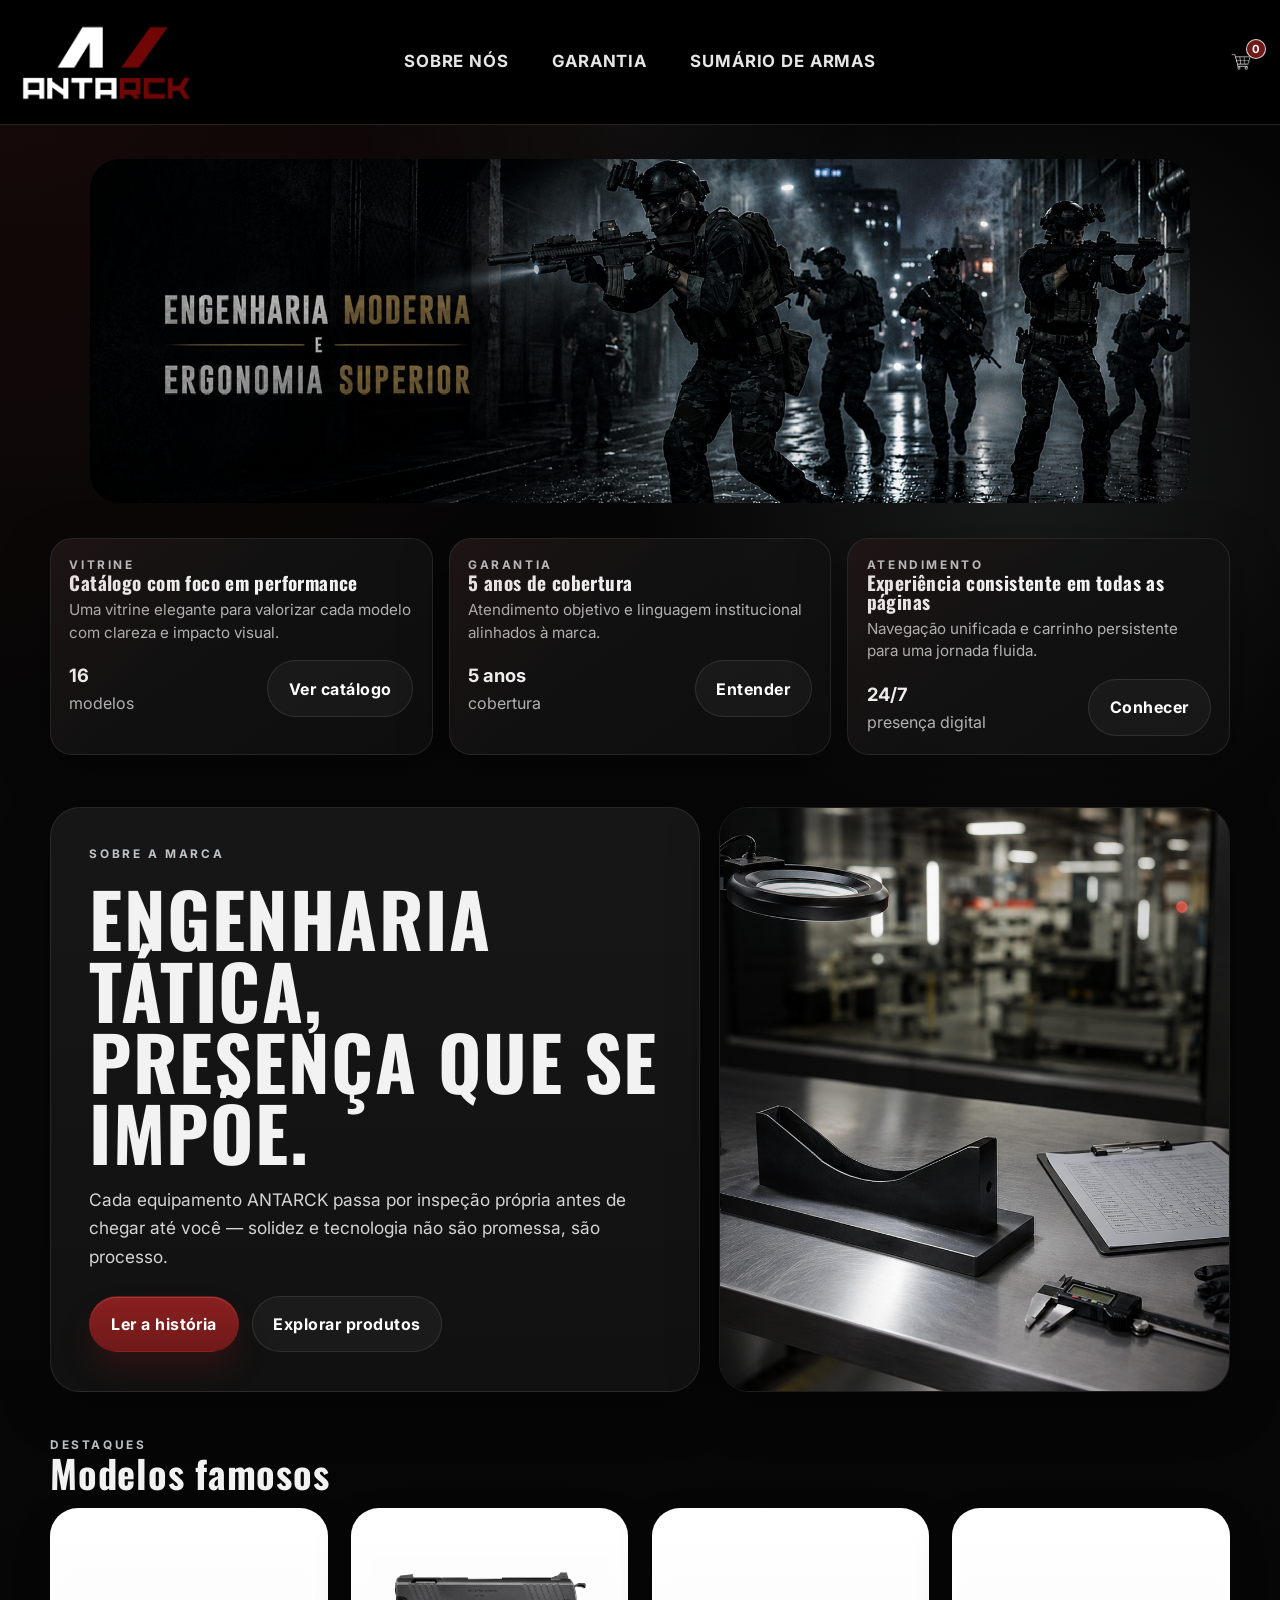
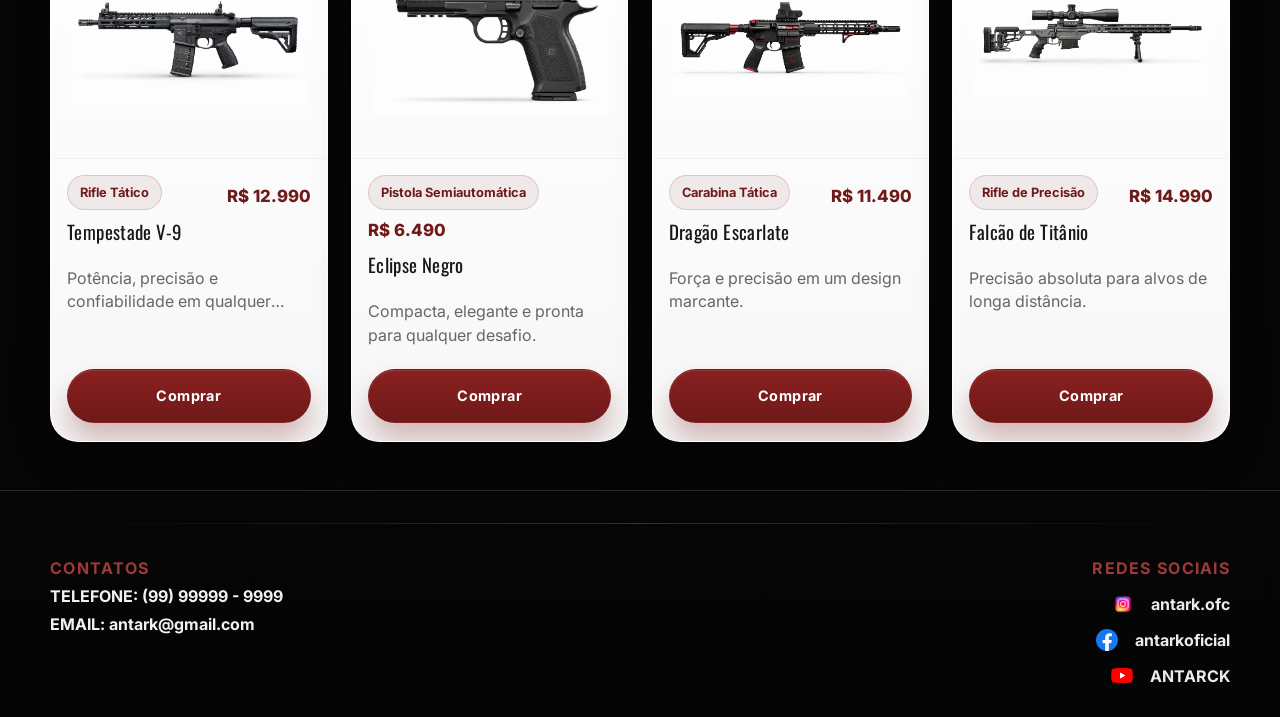
<file: index.html>
<!DOCTYPE html>
<html lang="pt-BR">
<head>
  <meta charset="UTF-8">
  <meta name="viewport" content="width=device-width, initial-scale=1.0">
  <title>ANTARCK | Home</title>
  <link rel="preconnect" href="https://fonts.googleapis.com">
  <link rel="preconnect" href="https://fonts.gstatic.com" crossorigin>
  <link href="https://fonts.googleapis.com/css2?family=Oswald:wght@400;500;600;700&family=Inter:wght@300;400;500;600;700;800&display=swap" rel="stylesheet">
  <link rel="stylesheet" href="styles.css">
  <script defer src="script.js"></script>
</head>
<body>
  <header class="site-header">
    <div class="site-header__inner">
      <a class="brand" href="index.html" aria-label="Voltar para a Home">
        <img src="logoeoutrasimagens/antarck.png" alt="ANTARCK">
      </a>

      <nav class="site-nav" aria-label="Navegação principal">
        <ul class="site-nav__list">
          <li><a class="site-nav__link" data-nav-link href="sobre.html">Sobre nós</a></li>
          <li><a class="site-nav__link" data-nav-link href="garantia.html">Garantia</a></li>
          <li><a class="site-nav__link" data-nav-link href="produtos.html">Sumário de armas</a></li>
        </ul>
      </nav>

      <div class="site-header__actions">
        <button class="icon-button menu-toggle" data-menu-toggle aria-expanded="false" aria-controls="mobile-drawer" aria-label="Abrir menu">
          <span style="display:grid; gap:4px;">
            <span style="width:22px;height:2px;background:#fff;border-radius:999px;"></span>
            <span style="width:22px;height:2px;background:#fff;border-radius:999px;"></span>
            <span style="width:22px;height:2px;background:#fff;border-radius:999px;"></span>
          </span>
        </button>
        <a class="cart-link" href="carrinho.html" aria-label="Abrir carrinho">
          <span class="cart-link__icon">
            <img class="header-icon" src="logoeoutrasimagens/carrinho.png" alt="">
          </span>
          <span class="cart-badge" data-cart-badge hidden>0</span>
        </a>
      </div>
    </div>
  </header>

  <div class="mobile-drawer" id="mobile-drawer" data-mobile-drawer>
    <div class="mobile-drawer__panel">
      <nav class="site-nav" aria-label="Navegação móvel">
        <ul class="site-nav__list">
          <li><a class="site-nav__link" data-nav-link href="sobre.html">Sobre nós</a></li>
          <li><a class="site-nav__link" data-nav-link href="garantia.html">Garantia</a></li>
          <li><a class="site-nav__link" data-nav-link href="produtos.html">Sumário de armas</a></li>
          <li><a class="site-nav__link" data-nav-link href="carrinho.html">Carrinho</a></li>
        </ul>
      </nav>
    </div>
  </div>
  <div class="drawer-overlay" data-drawer-overlay></div>

  <main>
    <section class="hero-frame">
      <div class="container">
        <div class="hero-carousel" data-carousel>
          <div class="hero-carousel__viewport">
            <figure class="carousel__slide is-active" data-slide>
              <img src="banners/Bannercomescrita1.png" alt="Banner qualidade, impacto e desempenho">
            </figure>
            <figure class="carousel__slide" data-slide>
              <img src="banners/Bannercomescrita2.png" alt="Banner engenharia moderna e ergonomia superior">
            </figure>
            <figure class="carousel__slide" data-slide>
              <img src="banners/Bannersemescrita3.png" alt="Banner coleção de equipamentos táticos ANTARCK">
            </figure>
            <div class="carousel__veil"></div>
            <div class="carousel__content">
              <div class="carousel__label">
              </div>
            </div>
          </div>
        </div>
      </div>
    </section>

    <section class="quick-band">
      <div class="container">
        <div class="quick-band__grid reveal">
          <article class="quick-card">
            <div class="eyebrow">Vitrine</div>
            <h3>Catálogo com foco em performance</h3>
            <p>Uma vitrine elegante para valorizar cada modelo com clareza e impacto visual.</p>
            <div class="quick-card__meta">
              <div class="stat"><strong>16</strong><span class="muted">modelos</span></div>
              <a class="btn btn--ghost" href="produtos.html">Ver catálogo</a>
            </div>
          </article>
          <article class="quick-card">
            <div class="eyebrow">Garantia</div>
            <h3>5 anos de cobertura</h3>
            <p>Atendimento objetivo e linguagem institucional alinhados à marca.</p>
            <div class="quick-card__meta">
              <div class="stat"><strong>5 anos</strong><span class="muted">cobertura</span></div>
              <a class="btn btn--ghost" href="garantia.html">Entender</a>
            </div>
          </article>
          <article class="quick-card">
            <div class="eyebrow">Atendimento</div>
            <h3>Experiência consistente em todas as páginas</h3>
            <p>Navegação unificada e carrinho persistente para uma jornada fluida.</p>
            <div class="quick-card__meta">
              <div class="stat"><strong>24/7</strong><span class="muted">presença digital</span></div>
              <a class="btn btn--ghost" href="sobre.html">Conhecer</a>
            </div>
          </article>
        </div>
      </div>
    </section>

    <section class="section-block">
      <div class="container">
        <div class="split-layout reveal">
          <article class="story-panel">
            <div class="eyebrow">Sobre a marca</div>
            <h2 class="display">Engenharia tática, presença que se impõe.</h2>
            <p>
              Cada equipamento ANTARCK passa por inspeção própria antes de chegar até você — solidez e tecnologia não são promessa, são processo.
            </p>
            <div class="btn-row">
              <a class="btn btn--primary" href="sobre.html">Ler a história</a>
              <a class="btn btn--ghost" href="produtos.html">Explorar produtos</a>
            </div>
          </article>
          <div class="story-image">
            <img src="imgspaginas/Imagemsobrenos3.png" alt="Mesa de inspeção e controle de qualidade ANTARCK">
          </div>
        </div>
      </div>
    </section>

    <section class="section-block">
      <div class="container">
        <div class="eyebrow">Destaques</div>
        <h2 class="section-title">Modelos famosos </h2>
        <div class="hero-content-grid">
          <div class="products-grid" data-featured-grid></div>
        </div>
      </div>
    </section>
  </main>

  <footer class="footer">
    <div class="container">
      <div class="divider"></div>
      <div class="footer__inner">
        <div class="footer__block">
          <div class="footer__title">Contatos</div>
          <strong>TELEFONE: (99) 99999 - 9999</strong>
          <strong>EMAIL: antark@gmail.com</strong>
        </div>
        <div class="footer__socials">
          <div class="footer__title">Redes sociais</div>
          <a class="social-link" href="#" aria-label="Instagram">
            <img src="logoeoutrasimagens/logo_instagram.png" alt="">
            <span>antark.ofc</span>
          </a>
          <a class="social-link" href="#" aria-label="Facebook">
            <img src="logoeoutrasimagens/logofacebook.png" alt="">
            <span>antarkoficial</span>
          </a>
          <a class="social-link" href="#" aria-label="YouTube">
            <img src="logoeoutrasimagens/logoyoutube.png" alt="">
            <span>ANTARCK</span>
          </a>
        </div>
      </div>
    </div>
  </footer>
</body>
</html>
</file>
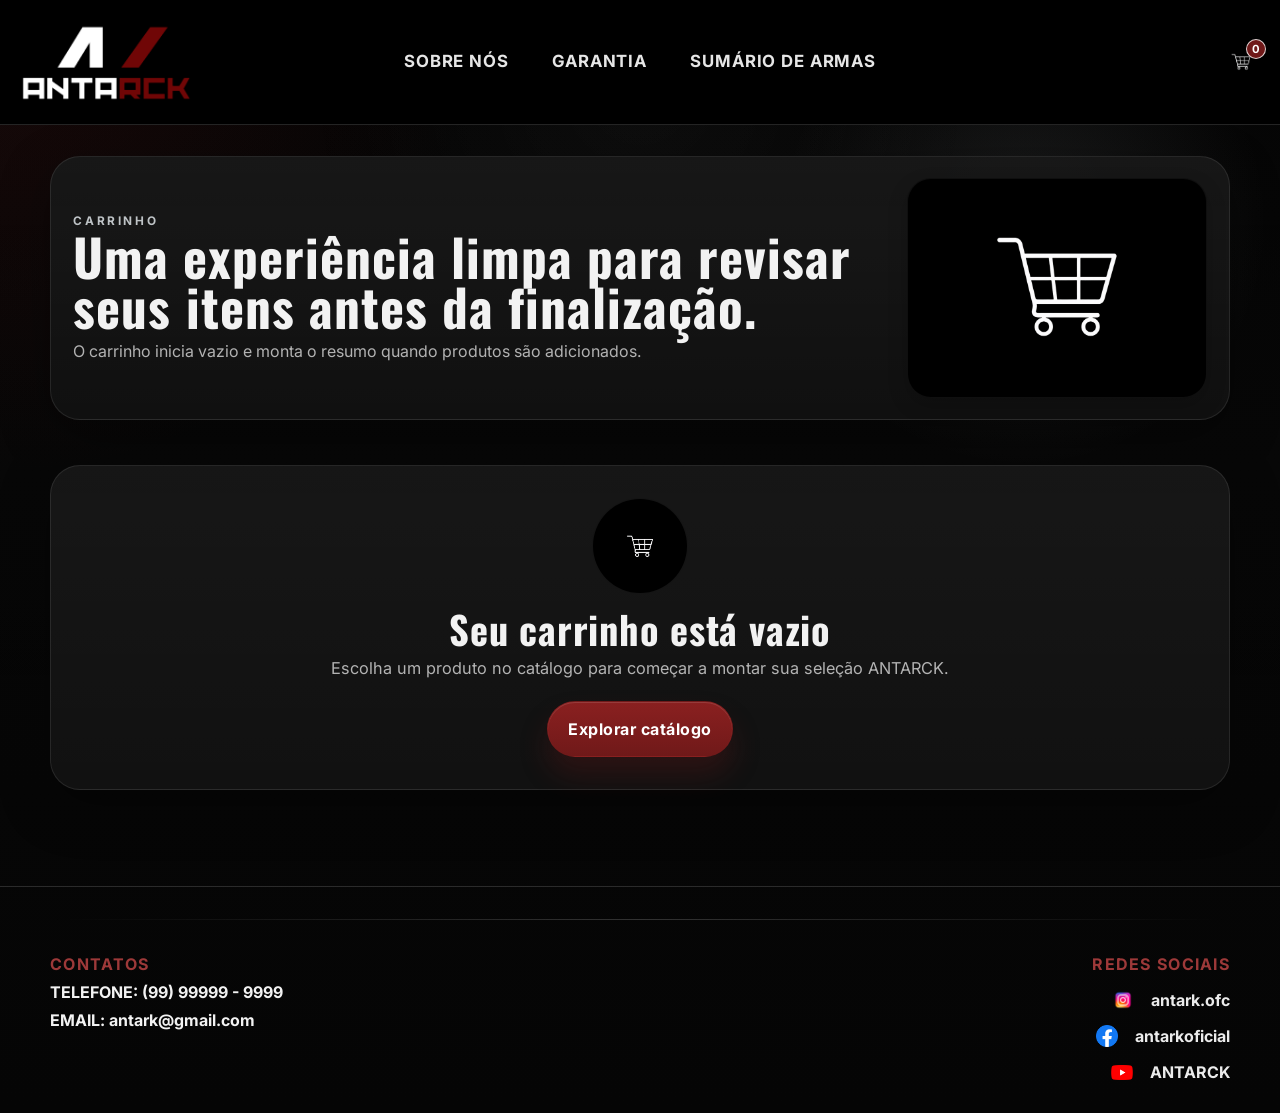
<file: carrinho.html>
<!DOCTYPE html>
<html lang="pt-BR">
<head>
  <meta charset="UTF-8">
  <meta name="viewport" content="width=device-width, initial-scale=1.0">
  <title>ANTARCK | Carrinho</title>
  <link rel="preconnect" href="https://fonts.googleapis.com">
  <link rel="preconnect" href="https://fonts.gstatic.com" crossorigin>
  <link href="https://fonts.googleapis.com/css2?family=Oswald:wght@400;500;600;700&family=Inter:wght@300;400;500;600;700;800&display=swap" rel="stylesheet">
  <link rel="stylesheet" href="styles.css">
  <script defer src="script.js"></script>
</head>
<body>
  <header class="site-header">
    <div class="site-header__inner">
      <a class="brand" href="index.html" aria-label="Voltar para a Home">
        <img src="logoeoutrasimagens/antarck.png" alt="ANTARCK">
      </a>
      <nav class="site-nav" aria-label="Navegação principal">
        <ul class="site-nav__list">
          <li><a class="site-nav__link" data-nav-link href="sobre.html">Sobre nós</a></li>
          <li><a class="site-nav__link" data-nav-link href="garantia.html">Garantia</a></li>
          <li><a class="site-nav__link" data-nav-link href="produtos.html">Sumário de armas</a></li>
        </ul>
      </nav>
      <div class="site-header__actions">
        <button class="icon-button menu-toggle" data-menu-toggle aria-expanded="false" aria-controls="mobile-drawer" aria-label="Abrir menu">
          <span style="display:grid; gap:4px;">
            <span style="width:22px;height:2px;background:#fff;border-radius:999px;"></span>
            <span style="width:22px;height:2px;background:#fff;border-radius:999px;"></span>
            <span style="width:22px;height:2px;background:#fff;border-radius:999px;"></span>
          </span>
        </button>
        <a class="cart-link" href="carrinho.html" aria-label="Abrir carrinho">
          <span class="cart-link__icon">
            <img class="header-icon" src="logoeoutrasimagens/carrinho.png" alt="">
          </span>
          <span class="cart-badge" data-cart-badge hidden>0</span>
        </a>
      </div>
    </div>
  </header>
  <div class="mobile-drawer" id="mobile-drawer" data-mobile-drawer>
    <div class="mobile-drawer__panel">
      <nav class="site-nav" aria-label="Navegação móvel">
        <ul class="site-nav__list">
          <li><a class="site-nav__link" data-nav-link href="sobre.html">Sobre nós</a></li>
          <li><a class="site-nav__link" data-nav-link href="garantia.html">Garantia</a></li>
          <li><a class="site-nav__link" data-nav-link href="produtos.html">Sumário de armas</a></li>
          <li><a class="site-nav__link" data-nav-link href="carrinho.html">Carrinho</a></li>
        </ul>
      </nav>
    </div>
  </div>
  <div class="drawer-overlay" data-drawer-overlay></div>

  <main>
    <section class="page-hero">
      <div class="container">
        <div class="page-hero__panel reveal">
          <div>
            <div class="eyebrow">Carrinho</div>
            <h1>Uma experiência limpa para revisar seus itens antes da finalização.</h1>
            <p>
              O carrinho inicia vazio e monta o resumo quando produtos são adicionados.
            </p>
          </div>
          <div class="page-hero__art page-hero__art--cart">
            <img src="logoeoutrasimagens/carrinho.png" alt="Ícone de carrinho ANTARCK">
          </div>
        </div>
      </div>
    </section>

    <section class="page-section">
      <div class="container" data-cart-root></div>
    </section>
  </main>

  <footer class="footer">
    <div class="container">
      <div class="divider"></div>
      <div class="footer__inner">
        <div class="footer__block">
          <div class="footer__title">Contatos</div>
          <strong>TELEFONE: (99) 99999 - 9999</strong>
          <strong>EMAIL: antark@gmail.com</strong>
        </div>
        <div class="footer__socials">
          <div class="footer__title">Redes sociais</div>
          <a class="social-link" href="#" aria-label="Instagram">
            <img src="logoeoutrasimagens/logo_instagram.png" alt="">
            <span>antark.ofc</span>
          </a>
          <a class="social-link" href="#" aria-label="Facebook">
            <img src="logoeoutrasimagens/logofacebook.png" alt="">
            <span>antarkoficial</span>
          </a>
          <a class="social-link" href="#" aria-label="YouTube">
            <img src="logoeoutrasimagens/logoyoutube.png" alt="">
            <span>ANTARCK</span>
          </a>
        </div>
      </div>
    </div>
  </footer>
</body>
</html>
</file>
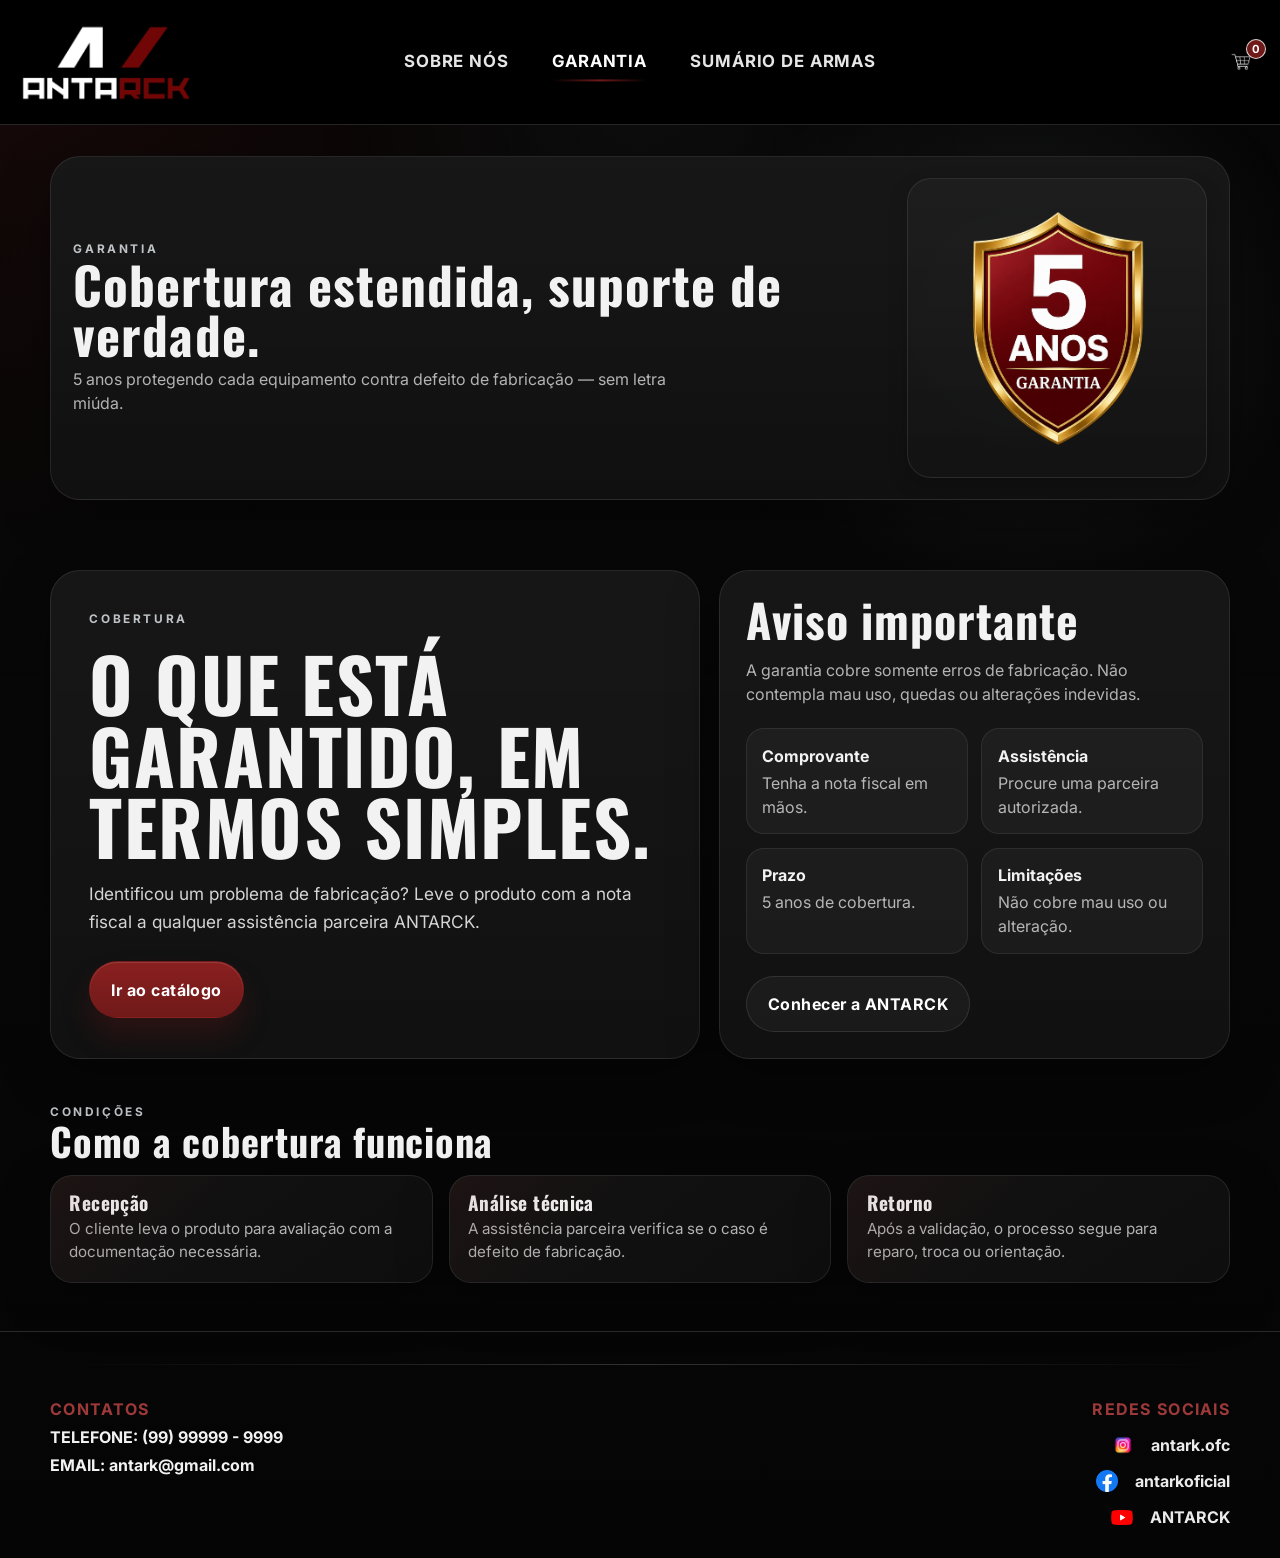
<file: garantia.html>
<!DOCTYPE html>
<html lang="pt-BR">
<head>
  <meta charset="UTF-8">
  <meta name="viewport" content="width=device-width, initial-scale=1.0">
  <title>ANTARCK | Garantia</title>
  <link rel="preconnect" href="https://fonts.googleapis.com">
  <link rel="preconnect" href="https://fonts.gstatic.com" crossorigin>
  <link href="https://fonts.googleapis.com/css2?family=Oswald:wght@400;500;600;700&family=Inter:wght@300;400;500;600;700;800&display=swap" rel="stylesheet">
  <link rel="stylesheet" href="styles.css">
  <script defer src="script.js"></script>
</head>
<body>
  <header class="site-header">
    <div class="site-header__inner">
      <a class="brand" href="index.html" aria-label="Voltar para a Home">
        <img src="logoeoutrasimagens/antarck.png" alt="ANTARCK">
      </a>
      <nav class="site-nav" aria-label="Navegação principal">
        <ul class="site-nav__list">
          <li><a class="site-nav__link" data-nav-link href="sobre.html">Sobre nós</a></li>
          <li><a class="site-nav__link" data-nav-link href="garantia.html">Garantia</a></li>
          <li><a class="site-nav__link" data-nav-link href="produtos.html">Sumário de armas</a></li>
        </ul>
      </nav>
      <div class="site-header__actions">
        <button class="icon-button menu-toggle" data-menu-toggle aria-expanded="false" aria-controls="mobile-drawer" aria-label="Abrir menu">
          <span style="display:grid; gap:4px;">
            <span style="width:22px;height:2px;background:#fff;border-radius:999px;"></span>
            <span style="width:22px;height:2px;background:#fff;border-radius:999px;"></span>
            <span style="width:22px;height:2px;background:#fff;border-radius:999px;"></span>
          </span>
        </button>
        <a class="cart-link" href="carrinho.html" aria-label="Abrir carrinho">
          <span class="cart-link__icon">
            <img class="header-icon" src="logoeoutrasimagens/carrinho.png" alt="">
          </span>
          <span class="cart-badge" data-cart-badge hidden>0</span>
        </a>
      </div>
    </div>
  </header>
  <div class="mobile-drawer" id="mobile-drawer" data-mobile-drawer>
    <div class="mobile-drawer__panel">
      <nav class="site-nav" aria-label="Navegação móvel">
        <ul class="site-nav__list">
          <li><a class="site-nav__link" data-nav-link href="sobre.html">Sobre nós</a></li>
          <li><a class="site-nav__link" data-nav-link href="garantia.html">Garantia</a></li>
          <li><a class="site-nav__link" data-nav-link href="produtos.html">Sumário de armas</a></li>
          <li><a class="site-nav__link" data-nav-link href="carrinho.html">Carrinho</a></li>
        </ul>
      </nav>
    </div>
  </div>
  <div class="drawer-overlay" data-drawer-overlay></div>

  <main>
    <section class="page-hero">
      <div class="container">
        <div class="page-hero__panel reveal">
          <div>
            <div class="eyebrow">Garantia</div>
            <h1>Cobertura estendida, suporte de verdade.</h1>
            <p>
              5 anos protegendo cada equipamento contra defeito de fabricação — sem letra miúda.
            </p>
          </div>
          <div class="page-hero__art">
            <img src="imgspaginas/garantia.png" alt="Selo de garantia ANTARCK">
          </div>
        </div>
      </div>
    </section>

    <section class="section-block">
      <div class="container">
        <div class="split-layout reveal">
          <article class="story-panel">
            <div class="eyebrow">Cobertura</div>
            <h2 class="display">O que está garantido, em termos simples.</h2>
            <p>
              Identificou um problema de fabricação? Leve o produto com a nota fiscal a qualquer assistência parceira ANTARCK.
            </p>
            <div class="btn-row">
              <a class="btn btn--primary" href="produtos.html">Ir ao catálogo</a>
            </div>
          </article>
          <article class="info-panel">
            <h2>Aviso importante</h2>
            <p>
              A garantia cobre somente erros de fabricação. Não contempla mau uso, quedas ou alterações indevidas.
            </p>
            <div class="info-panel__grid">
              <div class="info-chip"><strong>Comprovante</strong><span class="muted">Tenha a nota fiscal em mãos.</span></div>
              <div class="info-chip"><strong>Assistência</strong><span class="muted">Procure uma parceira autorizada.</span></div>
              <div class="info-chip"><strong>Prazo</strong><span class="muted">5 anos de cobertura.</span></div>
              <div class="info-chip"><strong>Limitações</strong><span class="muted">Não cobre mau uso ou alteração.</span></div>
            </div>
            <div class="btn-row">
              <a class="btn btn--ghost" href="sobre.html">Conhecer a ANTARCK</a>
            </div>
          </article>
        </div>
      </div>
    </section>

    <section class="section-block">
      <div class="container">
        <div class="eyebrow">Condições</div>
        <h2 class="section-title">Como a cobertura funciona</h2>
        <div class="quick-band__grid reveal" style="margin-top:1rem;">
          <article class="quick-card">
            <h3>Recepção</h3>
            <p>O cliente leva o produto para avaliação com a documentação necessária.</p>
          </article>
          <article class="quick-card">
            <h3>Análise técnica</h3>
            <p>A assistência parceira verifica se o caso é defeito de fabricação.</p>
          </article>
          <article class="quick-card">
            <h3>Retorno</h3>
            <p>Após a validação, o processo segue para reparo, troca ou orientação.</p>
          </article>
        </div>
      </div>
    </section>
  </main>

  <footer class="footer">
    <div class="container">
      <div class="divider"></div>
      <div class="footer__inner">
        <div class="footer__block">
          <div class="footer__title">Contatos</div>
          <strong>TELEFONE: (99) 99999 - 9999</strong>
          <strong>EMAIL: antark@gmail.com</strong>
        </div>
        <div class="footer__socials">
          <div class="footer__title">Redes sociais</div>
          <a class="social-link" href="#" aria-label="Instagram">
            <img src="logoeoutrasimagens/logo_instagram.png" alt="">
            <span>antark.ofc</span>
          </a>
          <a class="social-link" href="#" aria-label="Facebook">
            <img src="logoeoutrasimagens/logofacebook.png" alt="">
            <span>antarkoficial</span>
          </a>
          <a class="social-link" href="#" aria-label="YouTube">
            <img src="logoeoutrasimagens/logoyoutube.png" alt="">
            <span>ANTARCK</span>
          </a>
        </div>
      </div>
    </div>
  </footer>
</body>
</html>
</file>
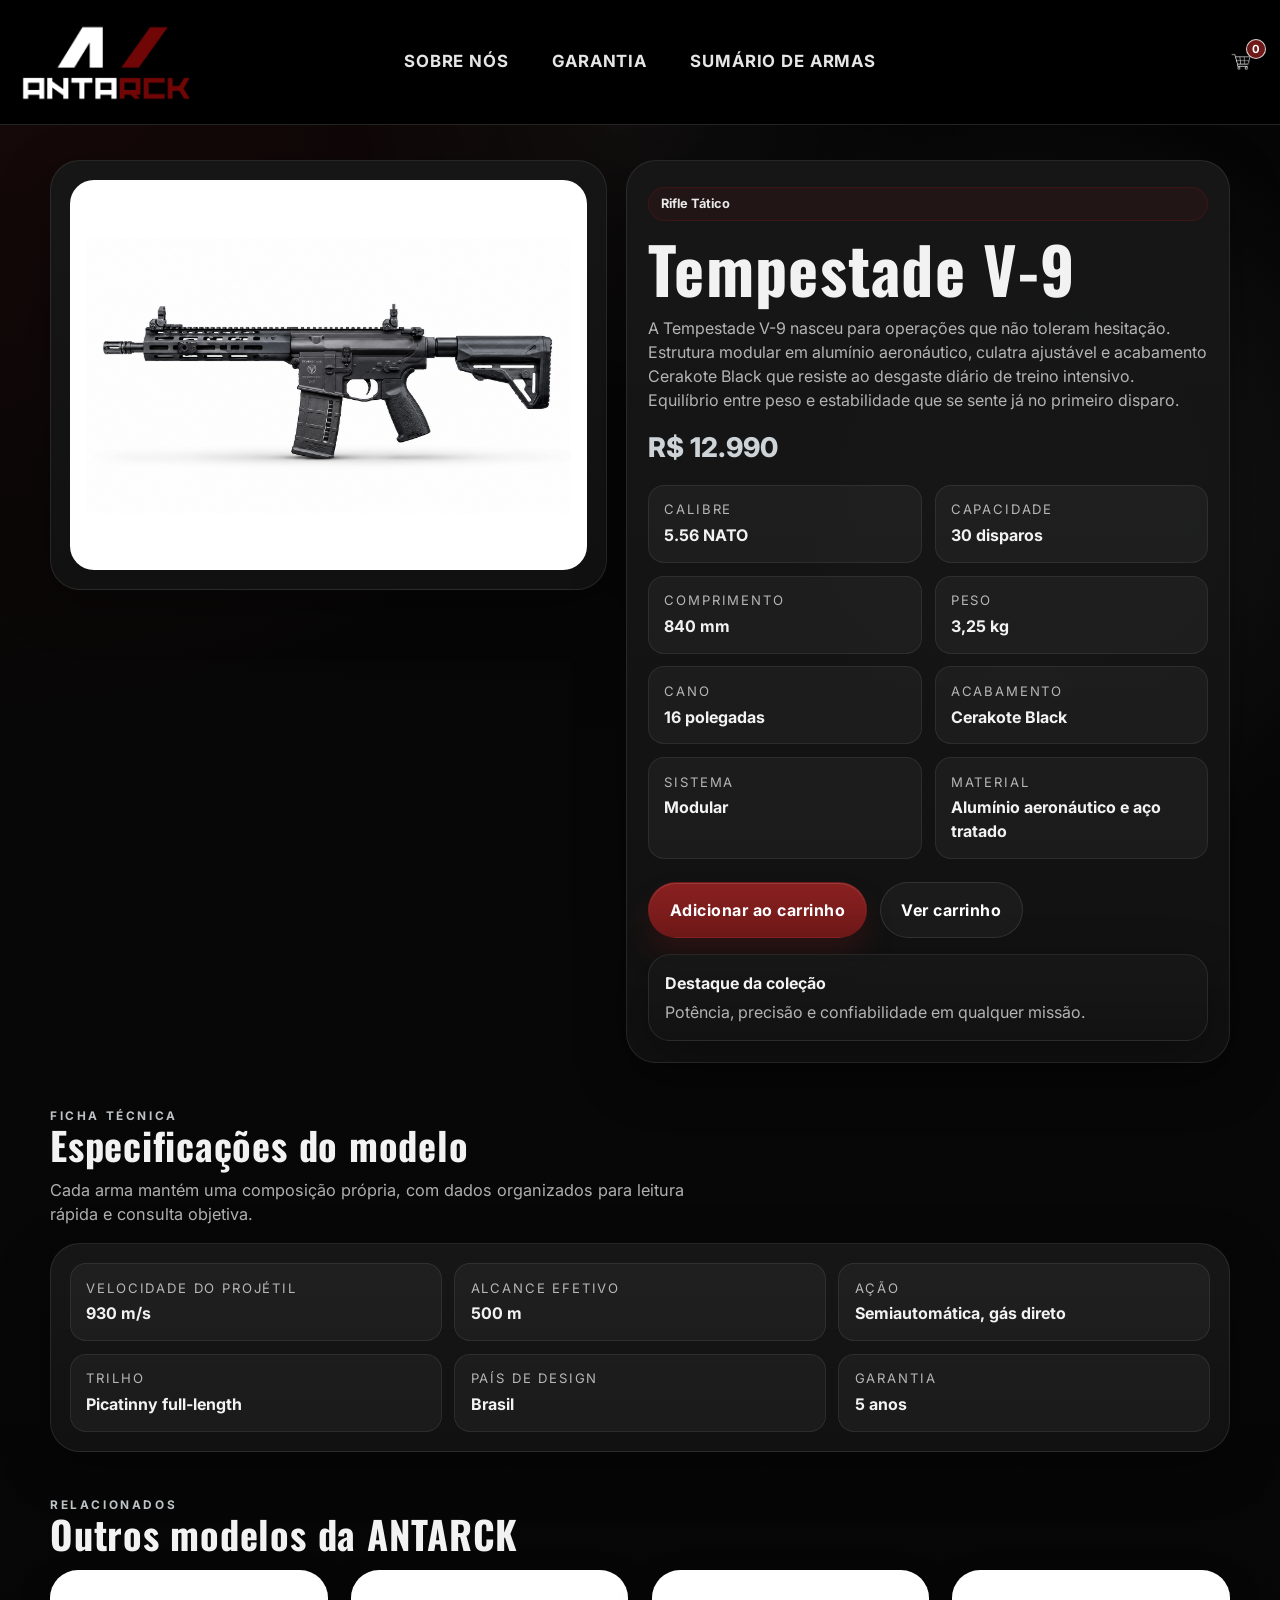
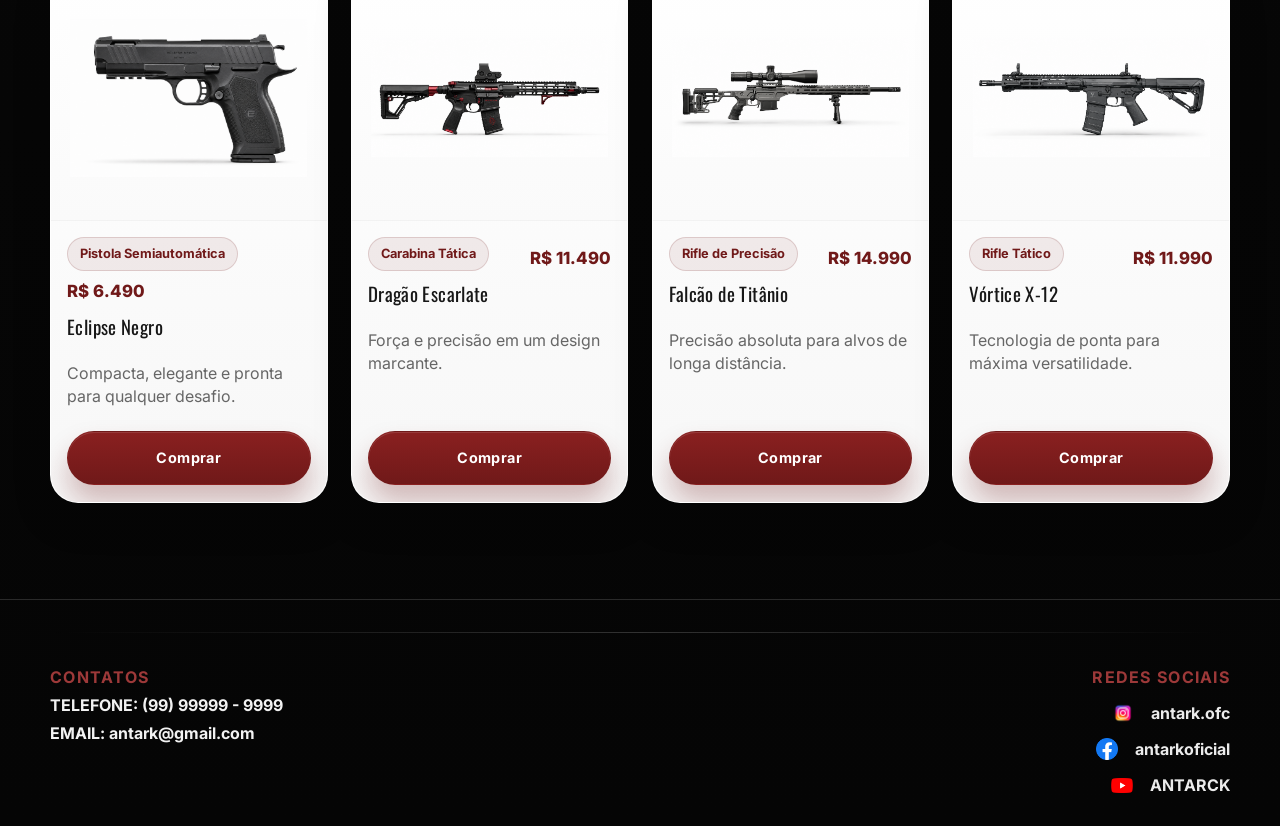
<file: produto.html>
<!DOCTYPE html>
<html lang="pt-BR">
<head>
  <meta charset="UTF-8">
  <meta name="viewport" content="width=device-width, initial-scale=1.0">
  <title>ANTARCK | Produto</title>
  <link rel="preconnect" href="https://fonts.googleapis.com">
  <link rel="preconnect" href="https://fonts.gstatic.com" crossorigin>
  <link href="https://fonts.googleapis.com/css2?family=Oswald:wght@400;500;600;700&family=Inter:wght@300;400;500;600;700;800&display=swap" rel="stylesheet">
  <link rel="stylesheet" href="styles.css">
  <script defer src="script.js"></script>
</head>
<body>
  <header class="site-header">
    <div class="site-header__inner">
      <a class="brand" href="index.html" aria-label="Voltar para a Home">
        <img src="logoeoutrasimagens/antarck.png" alt="ANTARCK">
      </a>
      <nav class="site-nav" aria-label="Navegação principal">
        <ul class="site-nav__list">
          <li><a class="site-nav__link" data-nav-link href="sobre.html">Sobre nós</a></li>
          <li><a class="site-nav__link" data-nav-link href="garantia.html">Garantia</a></li>
          <li><a class="site-nav__link" data-nav-link href="produtos.html">Sumário de armas</a></li>
        </ul>
      </nav>
      <div class="site-header__actions">
        <button class="icon-button menu-toggle" data-menu-toggle aria-expanded="false" aria-controls="mobile-drawer" aria-label="Abrir menu">
          <span style="display:grid; gap:4px;">
            <span style="width:22px;height:2px;background:#fff;border-radius:999px;"></span>
            <span style="width:22px;height:2px;background:#fff;border-radius:999px;"></span>
            <span style="width:22px;height:2px;background:#fff;border-radius:999px;"></span>
          </span>
        </button>
        <a class="cart-link" href="carrinho.html" aria-label="Abrir carrinho">
          <span class="cart-link__icon">
            <img class="header-icon" src="logoeoutrasimagens/carrinho.png" alt="">
          </span>
          <span class="cart-badge" data-cart-badge hidden>0</span>
        </a>
      </div>
    </div>
  </header>
  <div class="mobile-drawer" id="mobile-drawer" data-mobile-drawer>
    <div class="mobile-drawer__panel">
      <nav class="site-nav" aria-label="Navegação móvel">
        <ul class="site-nav__list">
          <li><a class="site-nav__link" data-nav-link href="sobre.html">Sobre nós</a></li>
          <li><a class="site-nav__link" data-nav-link href="garantia.html">Garantia</a></li>
          <li><a class="site-nav__link" data-nav-link href="produtos.html">Sumário de armas</a></li>
          <li><a class="site-nav__link" data-nav-link href="carrinho.html">Carrinho</a></li>
        </ul>
      </nav>
    </div>
  </div>
  <div class="drawer-overlay" data-drawer-overlay></div>

  <main>
    <section class="page-section">
      <div class="container" data-product-detail></div>
    </section>
  </main>

  <footer class="footer">
    <div class="container">
      <div class="divider"></div>
      <div class="footer__inner">
        <div class="footer__block">
          <div class="footer__title">Contatos</div>
          <strong>TELEFONE: (99) 99999 - 9999</strong>
          <strong>EMAIL: antark@gmail.com</strong>
        </div>
        <div class="footer__socials">
          <div class="footer__title">Redes sociais</div>
          <a class="social-link" href="#" aria-label="Instagram">
            <img src="logoeoutrasimagens/logo_instagram.png" alt="">
            <span>antark.ofc</span>
          </a>
          <a class="social-link" href="#" aria-label="Facebook">
            <img src="logoeoutrasimagens/logofacebook.png" alt="">
            <span>antarkoficial</span>
          </a>
          <a class="social-link" href="#" aria-label="YouTube">
            <img src="logoeoutrasimagens/logoyoutube.png" alt="">
            <span>ANTARCK</span>
          </a>
        </div>
      </div>
    </div>
  </footer>
</body>
</html>
</file>
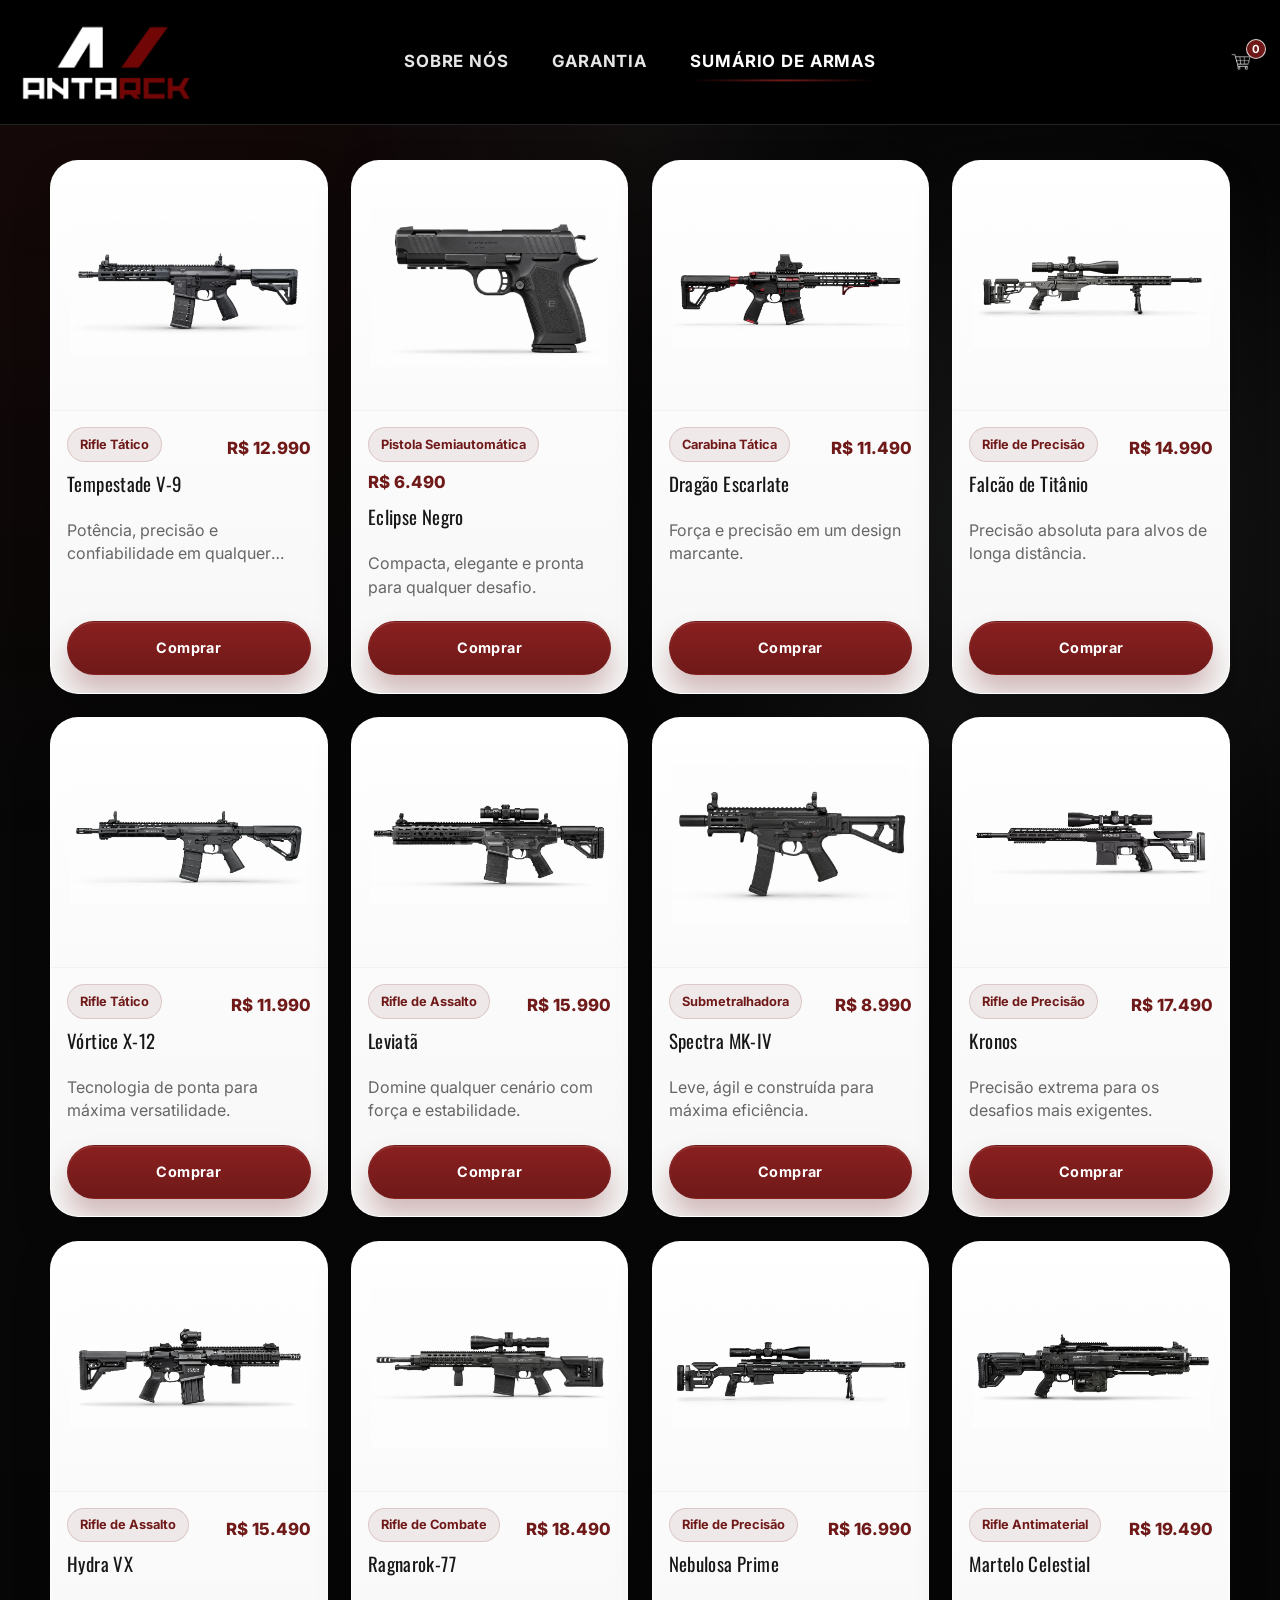
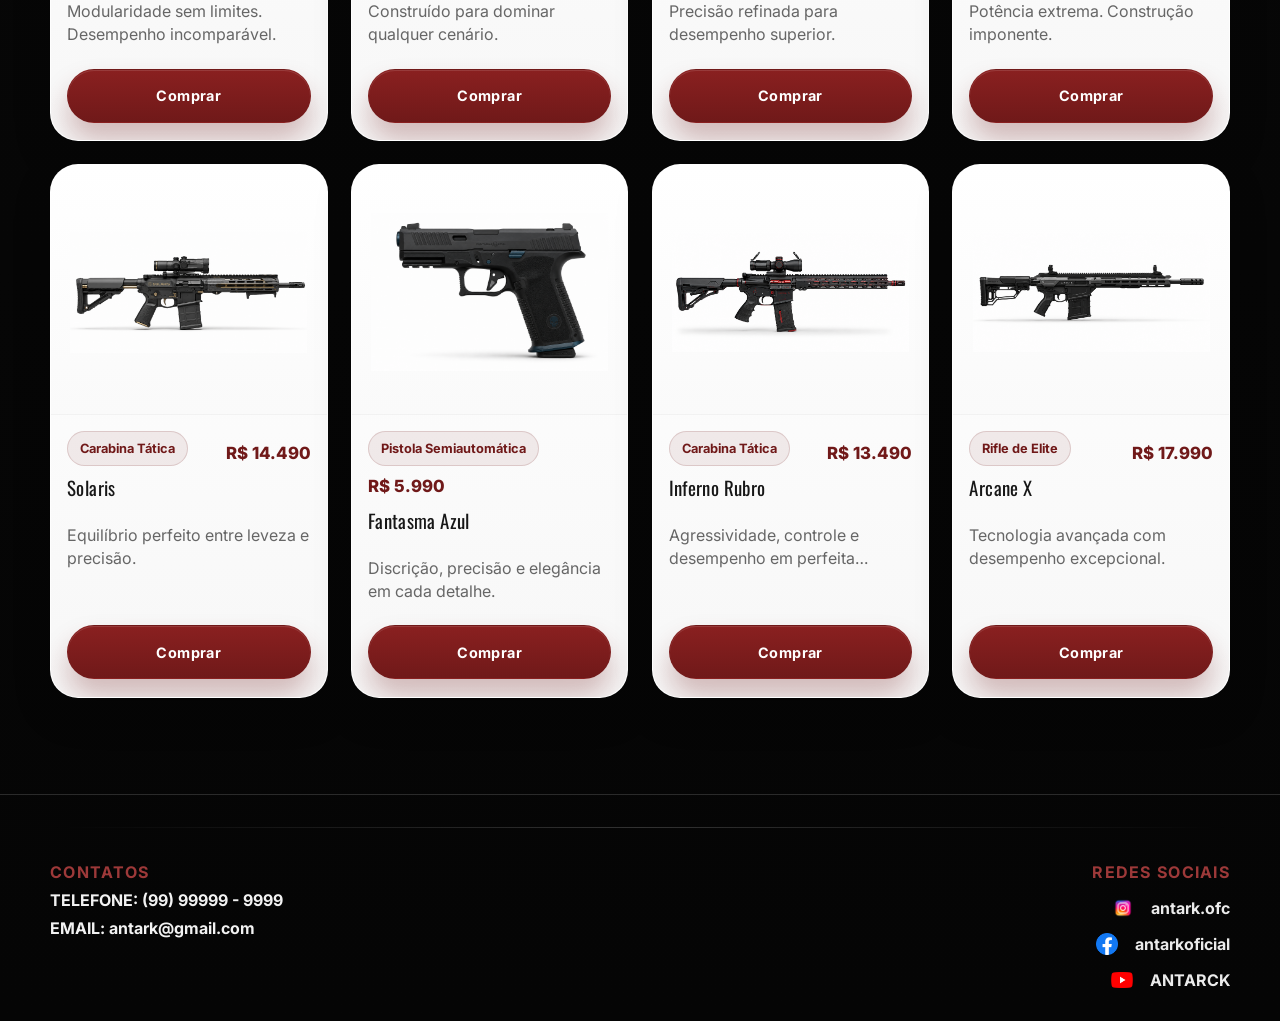
<file: produtos.html>
<!DOCTYPE html>
<html lang="pt-BR">
<head>
  <meta charset="UTF-8">
  <meta name="viewport" content="width=device-width, initial-scale=1.0">
  <title>ANTARCK | Sumário de armas</title>
  <link rel="preconnect" href="https://fonts.googleapis.com">
  <link rel="preconnect" href="https://fonts.gstatic.com" crossorigin>
  <link href="https://fonts.googleapis.com/css2?family=Oswald:wght@400;500;600;700&family=Inter:wght@300;400;500;600;700;800&display=swap" rel="stylesheet">
  <link rel="stylesheet" href="styles.css">
  <script defer src="script.js"></script>
</head>
<body>
  <header class="site-header">
    <div class="site-header__inner">
      <a class="brand" href="index.html" aria-label="Voltar para a Home">
        <img src="logoeoutrasimagens/antarck.png" alt="ANTARCK">
      </a>
      <nav class="site-nav" aria-label="Navegação principal">
        <ul class="site-nav__list">
          <li><a class="site-nav__link" data-nav-link href="sobre.html">Sobre nós</a></li>
          <li><a class="site-nav__link" data-nav-link href="garantia.html">Garantia</a></li>
          <li><a class="site-nav__link" data-nav-link href="produtos.html">Sumário de armas</a></li>
        </ul>
      </nav>
      <div class="site-header__actions">
        <button class="icon-button menu-toggle" data-menu-toggle aria-expanded="false" aria-controls="mobile-drawer" aria-label="Abrir menu">
          <span style="display:grid; gap:4px;">
            <span style="width:22px;height:2px;background:#fff;border-radius:999px;"></span>
            <span style="width:22px;height:2px;background:#fff;border-radius:999px;"></span>
            <span style="width:22px;height:2px;background:#fff;border-radius:999px;"></span>
          </span>
        </button>
        <a class="cart-link" href="carrinho.html" aria-label="Abrir carrinho">
          <span class="cart-link__icon">
            <img class="header-icon" src="logoeoutrasimagens/carrinho.png" alt="">
          </span>
          <span class="cart-badge" data-cart-badge hidden>0</span>
        </a>
      </div>
    </div>
  </header>
  <div class="mobile-drawer" id="mobile-drawer" data-mobile-drawer>
    <div class="mobile-drawer__panel">
      <nav class="site-nav" aria-label="Navegação móvel">
        <ul class="site-nav__list">
          <li><a class="site-nav__link" data-nav-link href="sobre.html">Sobre nós</a></li>
          <li><a class="site-nav__link" data-nav-link href="garantia.html">Garantia</a></li>
          <li><a class="site-nav__link" data-nav-link href="produtos.html">Sumário de armas</a></li>
          <li><a class="site-nav__link" data-nav-link href="carrinho.html">Carrinho</a></li>
        </ul>
      </nav>
    </div>
  </div>
  <div class="drawer-overlay" data-drawer-overlay></div>

  <main>
    <section class="page-section">
      <div class="container">
        <div class="products-grid reveal" data-products-grid></div>
      </div>
    </section>
  </main>

  <footer class="footer">
    <div class="container">
      <div class="divider"></div>
      <div class="footer__inner">
        <div class="footer__block">
          <div class="footer__title">Contatos</div>
          <strong>TELEFONE: (99) 99999 - 9999</strong>
          <strong>EMAIL: antark@gmail.com</strong>
        </div>
        <div class="footer__socials">
          <div class="footer__title">Redes sociais</div>
          <a class="social-link" href="#" aria-label="Instagram">
            <img src="logoeoutrasimagens/logo_instagram.png" alt="">
            <span>antark.ofc</span>
          </a>
          <a class="social-link" href="#" aria-label="Facebook">
            <img src="logoeoutrasimagens/logofacebook.png" alt="">
            <span>antarkoficial</span>
          </a>
          <a class="social-link" href="#" aria-label="YouTube">
            <img src="logoeoutrasimagens/logoyoutube.png" alt="">
            <span>ANTARCK</span>
          </a>
        </div>
      </div>
    </div>
  </footer>
</body>
</html>
</file>
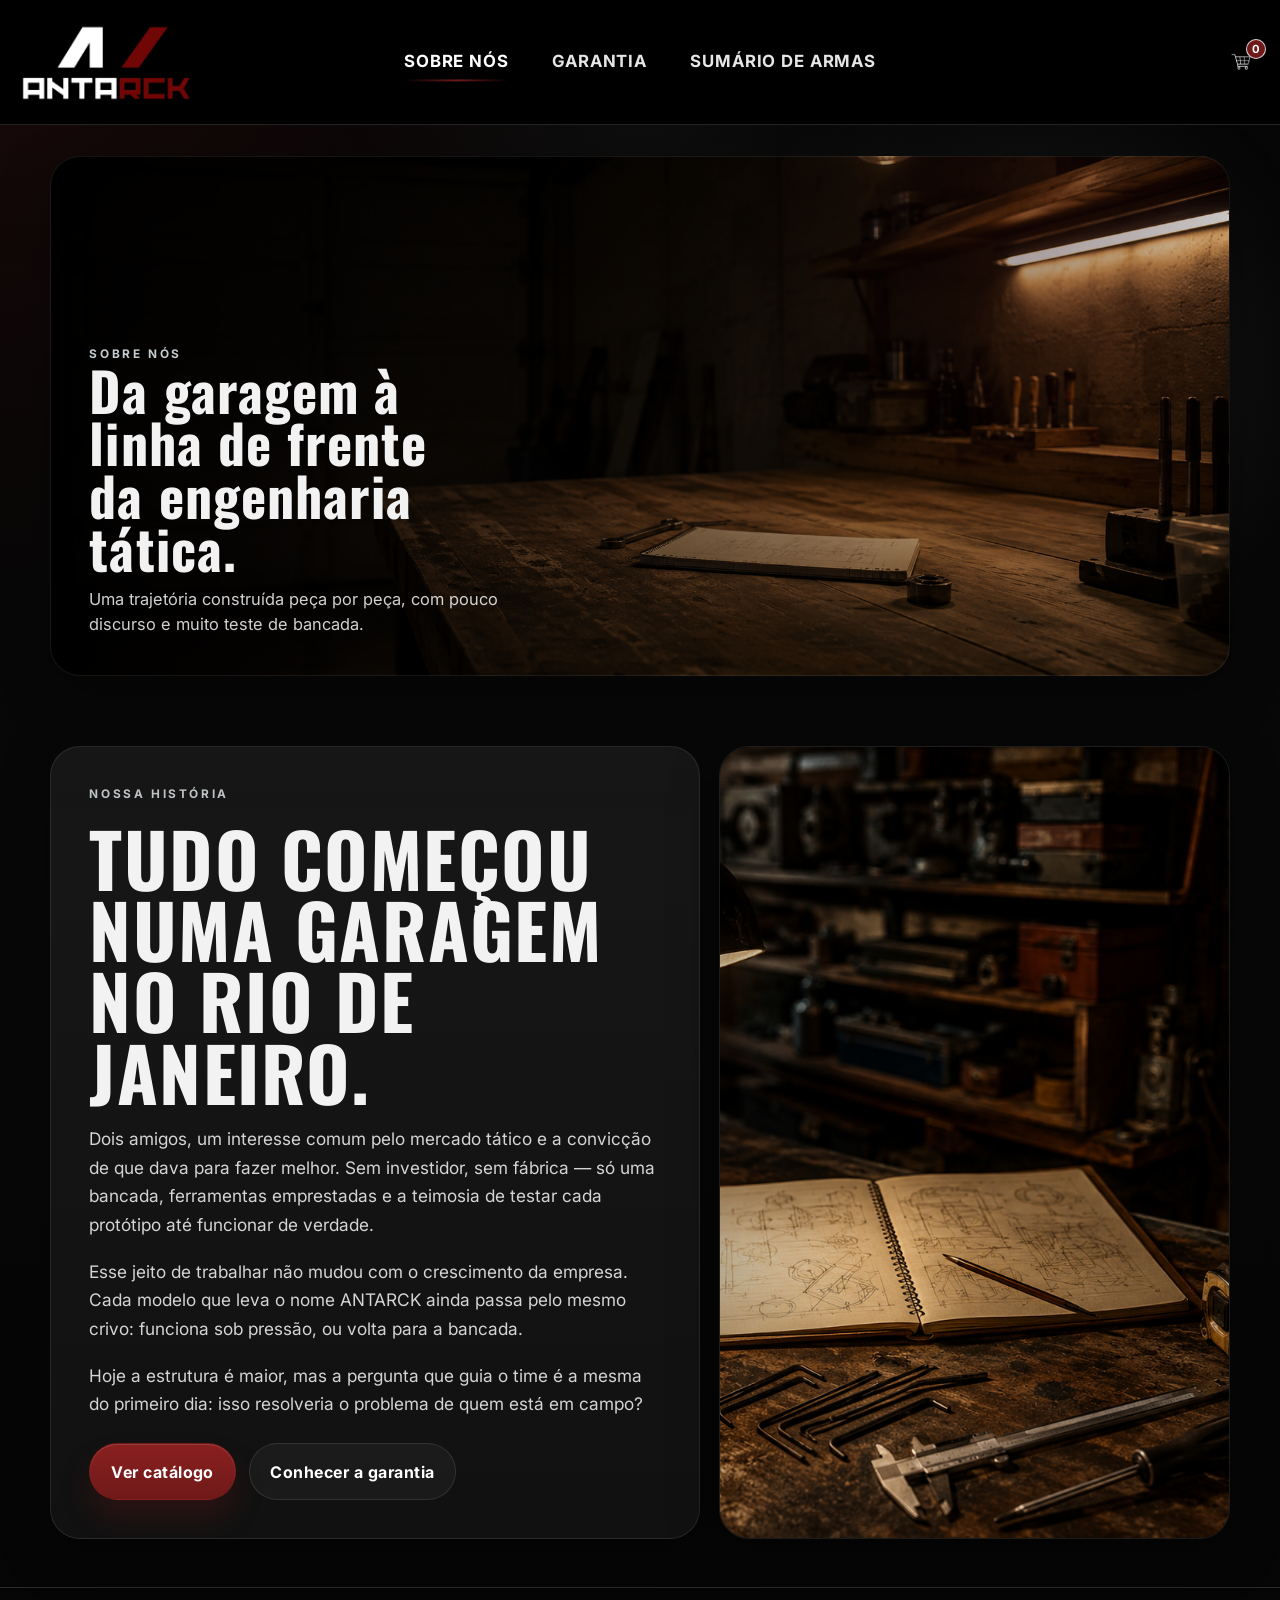
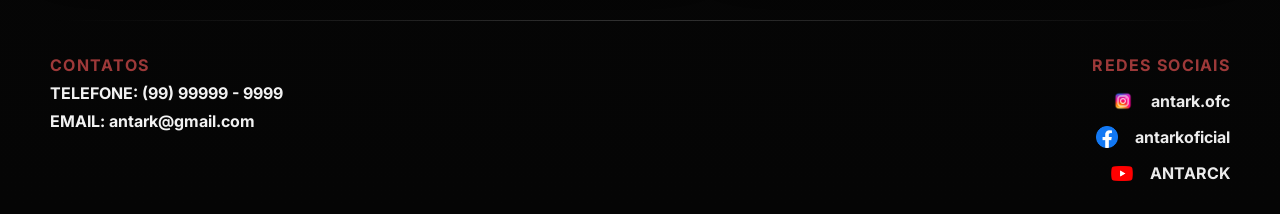
<file: sobre.html>
<!DOCTYPE html>
<html lang="pt-BR">
<head>
  <meta charset="UTF-8">
  <meta name="viewport" content="width=device-width, initial-scale=1.0">
  <title>ANTARCK | Sobre nós</title>
  <link rel="preconnect" href="https://fonts.googleapis.com">
  <link rel="preconnect" href="https://fonts.gstatic.com" crossorigin>
  <link href="https://fonts.googleapis.com/css2?family=Oswald:wght@400;500;600;700&family=Inter:wght@300;400;500;600;700;800&display=swap" rel="stylesheet">
  <link rel="stylesheet" href="styles.css">
  <script defer src="script.js"></script>
</head>
<body>
  <header class="site-header">
    <div class="site-header__inner">
      <a class="brand" href="index.html" aria-label="Voltar para a Home">
        <img src="logoeoutrasimagens/antarck.png" alt="ANTARCK">
      </a>
      <nav class="site-nav" aria-label="Navegação principal">
        <ul class="site-nav__list">
          <li><a class="site-nav__link" data-nav-link href="sobre.html">Sobre nós</a></li>
          <li><a class="site-nav__link" data-nav-link href="garantia.html">Garantia</a></li>
          <li><a class="site-nav__link" data-nav-link href="produtos.html">Sumário de armas</a></li>
        </ul>
      </nav>
      <div class="site-header__actions">
        <button class="icon-button menu-toggle" data-menu-toggle aria-expanded="false" aria-controls="mobile-drawer" aria-label="Abrir menu">
          <span style="display:grid; gap:4px;">
            <span style="width:22px;height:2px;background:#fff;border-radius:999px;"></span>
            <span style="width:22px;height:2px;background:#fff;border-radius:999px;"></span>
            <span style="width:22px;height:2px;background:#fff;border-radius:999px;"></span>
          </span>
        </button>
        <a class="cart-link" href="carrinho.html" aria-label="Abrir carrinho">
          <span class="cart-link__icon">
            <img class="header-icon" src="logoeoutrasimagens/carrinho.png" alt="">
          </span>
          <span class="cart-badge" data-cart-badge hidden>0</span>
        </a>
      </div>
    </div>
  </header>
  <div class="mobile-drawer" id="mobile-drawer" data-mobile-drawer>
    <div class="mobile-drawer__panel">
      <nav class="site-nav" aria-label="Navegação móvel">
        <ul class="site-nav__list">
          <li><a class="site-nav__link" data-nav-link href="sobre.html">Sobre nós</a></li>
          <li><a class="site-nav__link" data-nav-link href="garantia.html">Garantia</a></li>
          <li><a class="site-nav__link" data-nav-link href="produtos.html">Sumário de armas</a></li>
          <li><a class="site-nav__link" data-nav-link href="carrinho.html">Carrinho</a></li>
        </ul>
      </nav>
    </div>
  </div>
  <div class="drawer-overlay" data-drawer-overlay></div>

  <main>
    <section class="page-hero page-hero--about">
      <div class="container">
        <div class="page-hero__banner reveal">
          <div class="page-hero__content">
            <div class="eyebrow">Sobre nós</div>
            <h1>Da garagem à linha de frente da engenharia tática.</h1>
            <p>
              Uma trajetória construída peça por peça, com pouco discurso e muito teste de bancada.
            </p>
          </div>
        </div>
      </div>
    </section>

    <section class="section-block">
      <div class="container">
        <div class="split-layout reveal">
          <article class="story-panel">
            <div class="eyebrow">Nossa história</div>
            <h2 class="display">Tudo começou numa garagem no Rio de Janeiro.</h2>
            <p class="story-panel__lead">
              Dois amigos, um interesse comum pelo mercado tático e a convicção de que dava para fazer melhor. Sem investidor, sem fábrica — só uma bancada, ferramentas emprestadas e a teimosia de testar cada protótipo até funcionar de verdade.
            </p>
            <p>
              Esse jeito de trabalhar não mudou com o crescimento da empresa. Cada modelo que leva o nome ANTARCK ainda passa pelo mesmo crivo: funciona sob pressão, ou volta para a bancada.
            </p>
            <p>
              Hoje a estrutura é maior, mas a pergunta que guia o time é a mesma do primeiro dia: isso resolveria o problema de quem está em campo?
            </p>
            <div class="btn-row">
              <a class="btn btn--primary" href="produtos.html">Ver catálogo</a>
              <a class="btn btn--ghost" href="garantia.html">Conhecer a garantia</a>
            </div>
          </article>
          <div class="story-image">
            <img src="imgspaginas/Imagemsobrenos2.png" alt="Bancada de trabalho onde a ANTARCK foi fundada">
          </div>
        </div>
      </div>
    </section>
  </main>

  <footer class="footer">
    <div class="container">
      <div class="divider"></div>
      <div class="footer__inner">
        <div class="footer__block">
          <div class="footer__title">Contatos</div>
          <strong>TELEFONE: (99) 99999 - 9999</strong>
          <strong>EMAIL: antark@gmail.com</strong>
        </div>
        <div class="footer__socials">
          <div class="footer__title">Redes sociais</div>
          <a class="social-link" href="#" aria-label="Instagram">
            <img src="logoeoutrasimagens/logo_instagram.png" alt="">
            <span>antark.ofc</span>
          </a>
          <a class="social-link" href="#" aria-label="Facebook">
            <img src="logoeoutrasimagens/logofacebook.png" alt="">
            <span>antarkoficial</span>
          </a>
          <a class="social-link" href="#" aria-label="YouTube">
            <img src="logoeoutrasimagens/logoyoutube.png" alt="">
            <span>ANTARCK</span>
          </a>
        </div>
      </div>
    </div>
  </footer>
</body>
</html>
</file>
<file: styles.css>
:root {
  --bg: #050505;
  --bg-soft: #0c0c0c;
  --panel: rgba(18, 18, 18, 0.82);
  --panel-strong: #111111;
  --panel-soft: rgba(255, 255, 255, 0.05);
  --surface: #f5f5f5;
  --surface-strong: #ffffff;
  --text: #f2f2f2;
  --text-strong: #ffffff;
  --muted: rgba(255, 255, 255, 0.68);
  --muted-dark: rgba(255, 255, 255, 0.48);
  --line: rgba(255, 255, 255, 0.14);
  --line-strong: rgba(255, 255, 255, 0.24);
  --accent: #701919;
  --accent-soft: rgba(112, 25, 25, 0.18);
  --gold: #cdd3d6;
  --shadow-lg: 0 24px 80px rgba(0, 0, 0, 0.48);
  --shadow-md: 0 16px 50px rgba(0, 0, 0, 0.34);
  --shadow-sm: 0 8px 20px rgba(0, 0, 0, 0.18);
  --radius-xl: 30px;
  --radius-lg: 22px;
  --radius-md: 16px;
  --radius-sm: 12px;
  --header-height: 124px;
  --container: min(1180px, calc(100vw - 2rem));
}

*,
*::before,
*::after {
  box-sizing: border-box;
}

html {
  scroll-behavior: smooth;
}

body {
  margin: 0;
  min-height: 100vh;
  background:
    radial-gradient(circle at top left, rgba(112, 25, 25, 0.18), transparent 28%),
    radial-gradient(circle at 80% 20%, rgba(205, 211, 214, 0.10), transparent 18%),
    linear-gradient(180deg, #050505 0%, #070707 42%, #050505 100%);
  color: var(--text);
  font-family: "Inter", "Helvetica Neue", Arial, sans-serif;
  line-height: 1.5;
  overflow-x: hidden;
}

body::before {
  content: "";
  position: fixed;
  inset: 0;
  pointer-events: none;
  background:
    linear-gradient(transparent 0%, rgba(255, 255, 255, 0.012) 50%, transparent 100%),
    radial-gradient(circle at 50% 10%, rgba(255, 255, 255, 0.06), transparent 32%);
  opacity: 0.65;
  z-index: -1;
}

img {
  display: block;
  max-width: 100%;
}

a {
  color: inherit;
  text-decoration: none;
}

button,
input,
select {
  font: inherit;
}

button {
  border: 0;
  background: none;
  color: inherit;
  cursor: pointer;
}

.container {
  width: var(--container);
  margin: 0 auto;
}

.display {
  font-family: "Oswald", "Arial Narrow", sans-serif;
  letter-spacing: 0.02em;
  text-transform: uppercase;
}

h1,
h2,
h3,
h4 {
  margin: 0;
  font-family: "Oswald", "Arial Narrow", sans-serif;
  letter-spacing: 0.02em;
  line-height: 0.98;
}

p {
  margin: 0;
}

.muted {
  color: var(--muted);
}

.eyebrow {
  color: rgba(205, 211, 214, 0.92);
  text-transform: uppercase;
  letter-spacing: 0.22em;
  font-size: 0.74rem;
  font-weight: 700;
}

.section-title {
  font-size: clamp(2rem, 3vw, 3.4rem);
  margin-bottom: 0.9rem;
}

.section-lead {
  font-size: 1.02rem;
  color: var(--muted);
  max-width: 68ch;
}

.site-header {
  position: fixed;
  inset: 0 0 auto 0;
  z-index: 60;
  background: #000;
  border-bottom: 1px solid rgba(255, 255, 255, 0.14);
  backdrop-filter: none;
  transition: background 280ms ease, box-shadow 220ms ease, border-color 220ms ease, backdrop-filter 280ms ease;
}

.site-header.is-scrolled {
  background: rgba(0, 0, 0, 0.72);
  backdrop-filter: blur(18px) saturate(140%);
  -webkit-backdrop-filter: blur(18px) saturate(140%);
  box-shadow: 0 14px 50px rgba(0, 0, 0, 0.34);
  border-bottom-color: rgba(255, 255, 255, 0.1);
}

.site-header__inner {
  width: min(1320px, calc(100vw - 2.5rem));
  min-height: var(--header-height);
  margin: 0 auto;
  position: relative;
  display: flex;
  align-items: center;
  justify-content: space-between;
  gap: 1.5rem;
}

.brand {
  display: inline-flex;
  align-items: center;
  gap: 0.75rem;
  padding: 0.1rem 0;
  min-width: 150px;
  flex-shrink: 0;
}

.brand img {
  width: 172px;
  height: auto;
  object-fit: contain;
  filter: none;
}

.site-nav {
  position: absolute;
  left: 50%;
  top: 50%;
  transform: translate(-50%, -50%);
}

.site-nav__list {
  list-style: none;
  display: flex;
  align-items: center;
  gap: clamp(1.6rem, 3.4vw, 3.4rem);
  padding: 0;
  margin: 0;
  flex-wrap: wrap;
  justify-content: center;
}

.site-nav__link {
  position: relative;
  color: rgba(255, 255, 255, 0.9);
  font-size: 1.05rem;
  font-weight: 700;
  letter-spacing: 0.05em;
  text-transform: uppercase;
  transition: color 180ms ease, transform 180ms ease;
}

.site-nav__link::after {
  content: "";
  position: absolute;
  inset: auto 0 -0.6rem 0;
  height: 2px;
  background: linear-gradient(90deg, transparent, var(--accent), transparent);
  transform: scaleX(0);
  transition: transform 220ms ease;
  transform-origin: center;
}

.site-nav__link:hover,
.site-nav__link:focus-visible,
.site-nav__link.is-active {
  color: #fff;
}

.site-nav__link:hover::after,
.site-nav__link:focus-visible::after,
.site-nav__link.is-active::after {
  transform: scaleX(1);
}

.site-header__actions {
  display: flex;
  align-items: center;
  gap: 1.1rem;
  flex-shrink: 0;
}

.icon-button {
  width: 42px;
  height: 42px;
  display: inline-grid;
  place-items: center;
  border-radius: 999px;
  background: rgba(255, 255, 255, 0.04);
  border: 1px solid rgba(255, 255, 255, 0.08);
  transition: transform 180ms ease, background 180ms ease, border-color 180ms ease, box-shadow 180ms ease;
}

.icon-button:hover,
.icon-button:focus-visible {
  transform: translateY(-1px);
}

.header-icon {
  width: 30px;
  height: 30px;
  object-fit: contain;
}

.cart-link {
  position: relative;
  display: inline-flex;
  align-items: center;
  gap: 0.65rem;
  padding: 0;
  border-radius: 999px;
  background: transparent;
  border: 0;
  box-shadow: none;
  overflow: visible;
  transition: transform 180ms ease;
}

.cart-link:hover,
.cart-link:focus-visible {
  transform: translateY(-1px);
}

.cart-link__icon {
  width: 38px;
  height: 38px;
  display: grid;
  place-items: center;
}

.cart-link__icon .header-icon {
  width: 38px;
  height: 38px;
}

.cart-badge {
  position: absolute;
  top: -4px;
  right: -6px;
  min-width: 20px;
  height: 20px;
  padding: 0 0.3rem;
  display: grid;
  place-items: center;
  border-radius: 999px;
  background: #701919;
  color: #fff;
  font-size: 0.7rem;
  font-weight: 700;
  border: 1px solid rgba(255, 255, 255, 0.8);
  box-shadow: 0 6px 14px rgba(0, 0, 0, 0.35);
}

.menu-toggle {
  display: none;
}

.mobile-drawer {
  position: fixed;
  inset: var(--header-height) 0 0 0;
  background: rgba(5, 5, 5, 0.94);
  backdrop-filter: blur(16px);
  transform: translateY(-110%);
  transition: transform 220ms ease;
  z-index: 55;
  padding: 1rem;
  border-bottom: 1px solid rgba(255, 255, 255, 0.08);
}

.drawer-overlay {
  position: fixed;
  inset: 0;
  background: rgba(0, 0, 0, 0.4);
  opacity: 0;
  pointer-events: none;
  transition: opacity 220ms ease;
  z-index: 54;
}

.mobile-drawer.is-open + .drawer-overlay,
.drawer-overlay.is-visible {
  opacity: 1;
  pointer-events: auto;
}

.mobile-drawer.is-open {
  transform: translateY(0);
}

.mobile-drawer__panel {
  width: min(560px, 100%);
  margin: 0 auto;
  background: rgba(15, 15, 15, 0.94);
  border: 1px solid rgba(255, 255, 255, 0.08);
  border-radius: 24px;
  padding: 1rem;
  box-shadow: var(--shadow-lg);
}

.mobile-drawer .site-nav__list {
  flex-direction: column;
  align-items: stretch;
  gap: 0.65rem;
}

.mobile-drawer .site-nav__link {
  padding: 0.95rem 1rem;
  border-radius: 14px;
  background: rgba(255, 255, 255, 0.03);
}

main {
  padding-top: calc(var(--header-height) + 1rem);
}

.page-section {
  padding: 1.25rem 0 3rem;
}

.hero-frame {
  margin-top: 0.2rem;
  padding: 0;
}

.hero-carousel {
  position: relative;
  overflow: hidden;
  border-radius: var(--radius-xl);
  background: transparent;
  box-shadow: none;
  isolation: isolate;
}

.hero-carousel__viewport {
  position: relative;
  aspect-ratio: 1728 / 550;
  min-height: 0;
  border-radius: var(--radius-xl);
  overflow: hidden;
}

.carousel__slide {
  position: absolute;
  inset: 0;
  opacity: 0;
  transition: opacity 350ms ease, transform 350ms ease;
  transform: scale(1);
  background: transparent;
}

.carousel__slide.is-active {
  opacity: 1;
}

.carousel__slide img {
  width: 100%;
  height: 100%;
  object-fit: cover;
  object-position: center;
  display: block;
  border-radius: var(--radius-xl);
}

.carousel__veil {
  display: none;
}

.carousel__content {
  display: none;
}

.carousel__label {
  max-width: 42ch;
}

.carousel__label .eyebrow {
  margin-bottom: 0.5rem;
}

.carousel__title {
  font-size: clamp(1.8rem, 3vw, 3.2rem);
}

.quick-band {
  padding: 1.2rem 0 0.45rem;
}

.quick-band__grid {
  display: grid;
  grid-template-columns: repeat(3, minmax(0, 1fr));
  gap: 1rem;
}

.quick-card {
  position: relative;
  overflow: hidden;
  border-radius: var(--radius-lg);
  background:
    linear-gradient(145deg, rgba(255, 255, 255, 0.04), rgba(255, 255, 255, 0.02)),
    rgba(10, 10, 10, 0.9);
  border: 1px solid rgba(255, 255, 255, 0.09);
  box-shadow: var(--shadow-md);
  padding: 1.1rem 1.15rem 1.15rem;
}

.quick-card::before {
  content: "";
  position: absolute;
  inset: 0;
  background: linear-gradient(135deg, rgba(112, 25, 25, 0.14), transparent 42%);
  opacity: 0.8;
  pointer-events: none;
}

.quick-card h3 {
  font-size: 1.2rem;
  margin-bottom: 0.35rem;
}

.quick-card p {
  color: var(--muted);
  font-size: 0.95rem;
}

.quick-card__meta {
  margin-top: 1rem;
  display: flex;
  align-items: center;
  justify-content: space-between;
  gap: 1rem;
}

.stat {
  display: flex;
  flex-direction: column;
  gap: 0.1rem;
}

.stat strong {
  font-size: 1.15rem;
}

.section-block {
  padding: 2.8rem 0 0;
}

.split-layout {
  display: grid;
  grid-template-columns: 1.12fr 0.88fr;
  gap: 1.2rem;
  align-items: stretch;
}

.split-layout--single {
  grid-template-columns: 1fr;
}

.story-panel,
.info-panel,
.detail-card,
.summary-card,
.cart-empty,
.cart-item,
.product-feature {
  background: linear-gradient(180deg, rgba(255, 255, 255, 0.045), rgba(255, 255, 255, 0.02)), rgba(13, 13, 13, 0.94);
  border: 1px solid rgba(255, 255, 255, 0.09);
  border-radius: var(--radius-xl);
  box-shadow: var(--shadow-md);
}

.story-panel {
  padding: clamp(1.8rem, 3vw, 3rem);
  display: grid;
  gap: 1.15rem;
  align-content: center;
}

.split-layout--single .story-panel {
  min-height: 0;
  justify-items: start;
  text-align: left;
}

.story-panel .display {
  font-size: clamp(2.6rem, 5.8vw, 5.2rem);
  max-width: 100%;
  margin-inline: 0;
  line-height: 0.96;
}

.story-panel__lead {
  font-size: 1.12rem;
  color: rgba(255, 255, 255, 0.9);
  max-width: 100%;
  margin: 0;
  line-height: 1.7;
}

.story-panel p {
  font-size: 1.08rem;
  color: rgba(255, 255, 255, 0.82);
  max-width: 100%;
  margin-inline: 0;
  line-height: 1.65;
}

.split-layout--single .btn-row {
  justify-content: flex-start;
}

.story-image {
  position: relative;
  min-height: 340px;
  overflow: hidden;
  border-radius: var(--radius-xl);
  border: 1px solid rgba(255, 255, 255, 0.09);
  box-shadow: var(--shadow-md);
}

.story-image img {
  width: 100%;
  height: 100%;
  object-fit: cover;
}

.about-visual {
  display: grid;
  gap: 1rem;
  align-items: center;
  justify-items: center;
  padding: clamp(1.2rem, 2vw, 2rem);
  background:
    linear-gradient(180deg, rgba(255, 255, 255, 0.045), rgba(255, 255, 255, 0.02)),
    rgba(13, 13, 13, 0.94);
  border: 1px solid rgba(255, 255, 255, 0.09);
  border-radius: var(--radius-xl);
  box-shadow: var(--shadow-md);
}

.about-visual img {
  width: min(100%, 420px);
  height: auto;
  display: block;
  object-fit: contain;
}

.story-image::after {
  content: "";
  position: absolute;
  inset: 0;
  background: linear-gradient(90deg, rgba(0, 0, 0, 0.28), transparent 35%, rgba(0, 0, 0, 0.2));
}

.info-panel {
  padding: clamp(1.3rem, 2vw, 2rem);
  display: grid;
  gap: 1rem;
  align-content: start;
}

.info-panel h2 {
  font-size: clamp(2rem, 3.6vw, 3.2rem);
}

.info-panel p {
  color: var(--muted);
}

.info-panel__grid {
  display: grid;
  grid-template-columns: repeat(2, minmax(0, 1fr));
  gap: 0.85rem;
  margin-top: 0.4rem;
}

.info-chip {
  padding: 0.9rem 0.95rem;
  border-radius: 18px;
  background: rgba(255, 255, 255, 0.04);
  border: 1px solid rgba(255, 255, 255, 0.08);
}

.info-chip strong {
  display: block;
  margin-bottom: 0.2rem;
}

.btn-row {
  display: flex;
  flex-wrap: wrap;
  gap: 0.8rem;
  margin-top: 0.4rem;
}

.btn {
  display: inline-flex;
  align-items: center;
  justify-content: center;
  gap: 0.6rem;
  min-height: 48px;
  padding: 0.95rem 1.3rem;
  border-radius: 999px;
  border: 1px solid transparent;
  font-weight: 700;
  letter-spacing: 0.03em;
  transition: transform 180ms ease, box-shadow 180ms ease, background 180ms ease, border-color 180ms ease, color 180ms ease;
}

.btn:hover,
.btn:focus-visible {
  transform: translateY(-2px);
  box-shadow: 0 16px 30px rgba(0, 0, 0, 0.26);
}

.btn--primary {
  background: linear-gradient(180deg, #8a2020 0%, var(--accent) 100%);
  color: #fff;
  box-shadow: inset 0 1px 0 rgba(255, 255, 255, 0.12), 0 18px 28px rgba(112, 25, 25, 0.28);
}

.btn--primary:hover,
.btn--primary:focus-visible {
  background: linear-gradient(180deg, #a12626 0%, #6b1717 100%);
}

.btn--ghost {
  background: rgba(255, 255, 255, 0.04);
  color: #fff;
  border-color: rgba(255, 255, 255, 0.1);
}

.btn--ghost:hover,
.btn--ghost:focus-visible {
  border-color: rgba(112, 25, 25, 0.56);
  background: rgba(112, 25, 25, 0.16);
}

.btn--soft {
  background: rgba(255, 255, 255, 0.88);
  color: #111;
  border-color: rgba(255, 255, 255, 0.12);
}

.btn--soft:hover,
.btn--soft:focus-visible {
  background: #fff;
  color: #000;
}

.products-grid {
  display: grid;
  grid-template-columns: repeat(4, minmax(0, 1fr));
  gap: 1.45rem;
  align-items: stretch;
}

.product-card {
  overflow: hidden;
  border-radius: 28px;
  background: linear-gradient(180deg, #ffffff, #f7f7f7);
  color: #171717;
  box-shadow: 0 16px 36px rgba(0, 0, 0, 0.22);
  border: 1px solid rgba(255, 255, 255, 0.9);
  transform: translateY(0);
  transition: transform 220ms ease, box-shadow 220ms ease, border-color 220ms ease, filter 220ms ease;
  display: flex;
  flex-direction: column;
  height: 100%;
}

.product-card:hover {
  transform: translateY(-8px);
  box-shadow: 0 26px 56px rgba(0, 0, 0, 0.3);
  border-color: rgba(112, 25, 25, 0.18);
  filter: saturate(1.02);
}

.product-card__media {
  min-height: 250px;
  padding: 1.2rem 1.2rem 0.9rem;
  display: grid;
  place-items: center;
  background: linear-gradient(180deg, #ffffff, #fafafa);
  border-bottom: 1px solid rgba(0, 0, 0, 0.05);
}

.product-card__media img {
  width: 100%;
  max-height: 184px;
  object-fit: contain;
}

.product-card__body {
  padding: 1rem 1rem 1.1rem;
  display: flex;
  flex-direction: column;
  gap: 0.7rem;
  flex: 1;
}

.product-card__name {
  font-family: "Oswald", "Arial Narrow", sans-serif;
  font-size: 1.18rem;
  letter-spacing: 0.02em;
  line-height: 1.1;
  display: -webkit-box;
  -webkit-line-clamp: 2;
  -webkit-box-orient: vertical;
  overflow: hidden;
  height: 2.2rem;
}

.product-card__meta {
  display: flex;
  justify-content: space-between;
  gap: 0.5rem;
  align-items: end;
  flex-wrap: wrap;
}

.product-card__price {
  font-size: 1.05rem;
  font-weight: 800;
  color: var(--accent);
}

.product-card__actions {
  display: flex;
  gap: 0.55rem;
  margin-top: auto;
  padding-top: 0.7rem;
}

.product-card__actions .btn {
  flex: 1;
  min-height: 42px;
  padding-inline: 0.9rem;
  font-size: 0.9rem;
}

.product-card .muted {
  color: #666;
  height: 2.9rem;
  margin: 0;
  line-height: 1.45;
  display: -webkit-box;
  -webkit-line-clamp: 2;
  -webkit-box-orient: vertical;
  overflow: hidden;
  flex-shrink: 0;
}

.product-card .badge {
  background: rgba(112, 25, 25, 0.08);
  color: var(--accent);
  border-color: rgba(112, 25, 25, 0.16);
}

.product-card .btn--ghost {
  background: #f1f1f1;
  color: #1d1d1d;
  border-color: rgba(0, 0, 0, 0.08);
}

.product-card .btn--ghost:hover,
.product-card .btn--ghost:focus-visible {
  background: #e9e9e9;
  color: #111;
  border-color: rgba(112, 25, 25, 0.22);
}

.empty-state {
  padding: 2.4rem 1.4rem;
  text-align: center;
  color: var(--muted);
}

.detail-layout {
  display: grid;
  grid-template-columns: 0.96fr 1.04fr;
  gap: 1.2rem;
  align-items: start;
}

.detail-card {
  padding: 1.2rem;
}

.detail-media {
  position: relative;
  border-radius: 24px;
  overflow: hidden;
  background: #fff;
  min-height: 390px;
  display: grid;
  place-items: center;
}

.detail-media img {
  width: 100%;
  height: 100%;
  max-height: 420px;
  object-fit: contain;
  padding: 1rem;
}

.detail-body {
  display: grid;
  gap: 1rem;
  padding: 0.4rem 0.1rem 0.1rem;
}

.detail-title {
  font-size: clamp(2.3rem, 5vw, 4.1rem);
}

.detail-price {
  font-size: 1.7rem;
  font-weight: 800;
  color: var(--gold);
}

.detail-specs {
  display: grid;
  grid-template-columns: repeat(2, minmax(0, 1fr));
  gap: 0.8rem;
}

.detail-specs--sheet {
  grid-template-columns: repeat(3, minmax(0, 1fr));
}

.spec {
  padding: 0.92rem 0.95rem;
  border-radius: 16px;
  background: rgba(255, 255, 255, 0.04);
  border: 1px solid rgba(255, 255, 255, 0.08);
}

.spec span {
  display: block;
  color: var(--muted);
  font-size: 0.82rem;
  margin-bottom: 0.18rem;
  text-transform: uppercase;
  letter-spacing: 0.14em;
}

.summary-card {
  padding: 1.4rem;
  position: sticky;
  top: calc(var(--header-height) + 1rem);
}

.summary-card h3 {
  font-size: 1.5rem;
  margin-bottom: 0.9rem;
}

.summary-line {
  display: flex;
  justify-content: space-between;
  gap: 1rem;
  padding: 0.75rem 0;
  border-bottom: 1px solid rgba(255, 255, 255, 0.08);
  color: rgba(255, 255, 255, 0.86);
}

.summary-total {
  font-size: 1.35rem;
  font-weight: 800;
  color: #fff;
  margin-top: 1rem;
}

.cart-layout {
  display: grid;
  grid-template-columns: 1.22fr 0.78fr;
  gap: 1.2rem;
  align-items: start;
}

.cart-list {
  display: grid;
  gap: 1rem;
}

.cart-item {
  padding: 1rem;
  display: grid;
  grid-template-columns: 130px 1fr auto;
  gap: 1rem;
  align-items: center;
}

.cart-item__media {
  background: rgba(255, 255, 255, 0.95);
  border-radius: 18px;
  padding: 0.65rem;
  min-height: 122px;
  display: grid;
  place-items: center;
}

.cart-item__media img {
  width: 100%;
  max-height: 92px;
  object-fit: contain;
}

.cart-item__title {
  font-size: 1.25rem;
  margin-bottom: 0.35rem;
}

.cart-item__meta {
  display: flex;
  flex-wrap: wrap;
  gap: 0.75rem 1rem;
  align-items: center;
  color: var(--muted);
}

.quantity {
  display: inline-flex;
  align-items: center;
  gap: 0.35rem;
  padding: 0.3rem;
  border-radius: 999px;
  background: rgba(255, 255, 255, 0.05);
  border: 1px solid rgba(255, 255, 255, 0.08);
}

.quantity button {
  width: 34px;
  height: 34px;
  border-radius: 999px;
  background: rgba(255, 255, 255, 0.07);
}

.quantity span {
  min-width: 1.5rem;
  text-align: center;
  font-weight: 700;
}

.cart-actions {
  display: flex;
  flex-direction: column;
  gap: 0.6rem;
  align-items: stretch;
}

.cart-empty {
  padding: 2rem;
  text-align: center;
}

.cart-empty__icon {
  width: 96px;
  height: 96px;
  margin: 0 auto 1rem;
  border-radius: 999px;
  background: #000;
  display: grid;
  place-items: center;
  border: 1px solid rgba(255, 255, 255, 0.08);
}

.cart-empty__icon img {
  width: 52px;
  height: 52px;
  object-fit: contain;
  filter: none;
}

.footer {
  margin-top: 3rem;
  border-top: 1px solid rgba(255, 255, 255, 0.15);
  padding: 1rem 0 1.8rem;
}

.footer__inner {
  padding-top: 1rem;
  display: flex;
  justify-content: space-between;
  gap: 2rem;
  align-items: flex-start;
}

.footer__block {
  display: grid;
  gap: 0.25rem;
}

.footer__title {
  color: rgba(160, 58, 58, 0.98);
  text-transform: uppercase;
  letter-spacing: 0.08em;
  font-weight: 700;
}

.footer__socials {
  display: grid;
  gap: 0.75rem;
  justify-items: end;
}

.social-link {
  display: inline-grid;
  grid-template-columns: 28px auto;
  align-items: center;
  gap: 0.7rem;
  color: rgba(255, 255, 255, 0.92);
  font-weight: 700;
}

.social-link img {
  width: 22px;
  height: 22px;
  object-fit: contain;
  padding: 0;
  border-radius: 0;
  background: transparent;
  border: 0;
  box-shadow: none;
}

.toast {
  position: fixed;
  inset: auto 1rem 1rem auto;
  z-index: 100;
  transform: translateY(24px);
  opacity: 0;
  pointer-events: none;
  transition: transform 180ms ease, opacity 180ms ease;
}

.toast.is-visible {
  transform: translateY(0);
  opacity: 1;
}

.toast__panel {
  background: rgba(16, 16, 16, 0.94);
  border: 1px solid rgba(255, 255, 255, 0.1);
  box-shadow: var(--shadow-lg);
  border-radius: 18px;
  padding: 0.95rem 1rem;
  min-width: 260px;
}

.toast__panel strong {
  display: block;
  margin-bottom: 0.2rem;
}

.reveal {
  opacity: 0;
  transform: translateY(18px);
  transition: opacity 520ms ease, transform 520ms ease;
}

.reveal.is-visible {
  opacity: 1;
  transform: translateY(0);
}

.hero-content-grid {
  display: grid;
  gap: 1rem;
  margin-top: 1rem;
}

.hero-copy {
  display: grid;
  gap: 0.85rem;
  max-width: 64ch;
}

.hero-copy .display {
  font-size: clamp(2.2rem, 5vw, 4.8rem);
}

.hero-copy p {
  color: var(--muted);
  font-size: 1.02rem;
}

.hero-cards {
  display: grid;
  grid-template-columns: repeat(3, minmax(0, 1fr));
  gap: 1rem;
}

.mini-card {
  padding: 1rem 1.05rem;
  border-radius: 20px;
  background: rgba(255, 255, 255, 0.04);
  border: 1px solid rgba(255, 255, 255, 0.08);
}

.mini-card strong {
  display: block;
  margin-bottom: 0.25rem;
}

.mini-card p {
  color: var(--muted);
  font-size: 0.95rem;
}

.divider {
  margin: 1rem 0;
  height: 1px;
  background: linear-gradient(90deg, transparent, rgba(255, 255, 255, 0.18), transparent);
}

.subtle-border {
  border: 1px solid rgba(255, 255, 255, 0.1);
}

.badge {
  display: inline-flex;
  align-items: center;
  gap: 0.4rem;
  padding: 0.42rem 0.75rem;
  border-radius: 999px;
  background: rgba(112, 25, 25, 0.14);
  border: 1px solid rgba(112, 25, 25, 0.3);
  color: rgba(255, 255, 255, 0.9);
  font-size: 0.8rem;
  font-weight: 700;
}

.page-hero {
  padding: 1rem 0 1.6rem;
}

.page-hero__panel {
  display: grid;
  grid-template-columns: 1fr auto;
  gap: 1.4rem;
  align-items: center;
  padding: 1.3rem 1.4rem;
  border-radius: var(--radius-xl);
  background: linear-gradient(180deg, rgba(255, 255, 255, 0.05), rgba(255, 255, 255, 0.02)), rgba(12, 12, 12, 0.95);
  border: 1px solid rgba(255, 255, 255, 0.09);
  box-shadow: var(--shadow-md);
}

.page-hero__panel h1 {
  font-size: clamp(2.1rem, 4vw, 4rem);
  margin-bottom: 0.5rem;
}

.page-hero__panel p {
  color: var(--muted);
  max-width: 64ch;
}

.page-hero--about .container {
  width: var(--container);
}

.page-hero__banner {
  position: relative;
  overflow: hidden;
  border-radius: var(--radius-xl);
  min-height: clamp(320px, 44vw, 520px);
  display: flex;
  align-items: flex-end;
  padding: clamp(1.4rem, 3vw, 2.4rem);
  background:
    linear-gradient(90deg, rgba(0, 0, 0, 0.84) 0%, rgba(0, 0, 0, 0.58) 42%, rgba(0, 0, 0, 0.18) 100%),
    url("imgspaginas/Imagemsobrenos.png") center/cover no-repeat;
  box-shadow: var(--shadow-md);
  border: 1px solid rgba(255, 255, 255, 0.08);
}

.page-hero__banner::after {
  content: "";
  position: absolute;
  inset: 0;
  background: radial-gradient(circle at 85% 18%, rgba(112, 25, 25, 0.12), transparent 28%);
  pointer-events: none;
}

.page-hero__content {
  position: relative;
  z-index: 1;
  max-width: 50rem;
}

.page-hero--about .eyebrow {
  color: rgba(205, 211, 214, 0.96);
}

.page-hero--about h1 {
  font-size: clamp(2.2rem, 4.2vw, 4.4rem);
  max-width: 12ch;
}

.page-hero--about p {
  max-width: 44ch;
  margin-top: 0.8rem;
  color: rgba(255, 255, 255, 0.82);
  font-size: 1.03rem;
}

.page-hero__art {
  width: min(300px, 28vw);
  background: linear-gradient(180deg, rgba(255, 255, 255, 0.03), rgba(255, 255, 255, 0.01));
  border: 1px solid rgba(255, 255, 255, 0.09);
  border-radius: 24px;
  padding: 0.75rem;
  box-shadow: var(--shadow-sm);
}

.page-hero__art img {
  width: 100%;
  height: auto;
  object-fit: contain;
}

.page-hero__art--cart {
  background: #000;
  border-color: rgba(255, 255, 255, 0.06);
  display: grid;
  place-items: center;
  min-height: 220px;
}

.page-hero__art--cart img {
  max-width: 88%;
  max-height: 180px;
}

@media (max-width: 1120px) {
  :root {
    --header-height: 116px;
  }

  .site-header__inner {
    flex-wrap: wrap;
    padding: 0.6rem 0;
  }

  .site-nav {
    position: static;
    top: auto;
    left: auto;
    transform: none;
    order: 3;
    width: 100%;
    padding-bottom: 0.5rem;
  }

  .site-nav__list {
    justify-content: center;
  }

  .quick-band__grid,
  .hero-cards,
  .detail-layout,
  .cart-layout,
  .split-layout {
    grid-template-columns: 1fr;
  }

  .products-grid {
    grid-template-columns: repeat(3, minmax(0, 1fr));
  }
}

@media (max-width: 860px) {
  :root {
    --header-height: 92px;
  }

  .site-header__inner {
    flex-wrap: nowrap;
    justify-content: space-between;
    gap: 0.8rem;
    min-height: 92px;
  }

  .site-nav {
    display: none;
  }

  .mobile-drawer .site-nav {
    display: block;
  }

  .menu-toggle {
    display: inline-grid;
  }

  .brand img {
    width: 136px;
  }

  .page-hero__panel {
    grid-template-columns: 1fr;
  }

  .page-hero__art {
    width: min(240px, 50vw);
  }

  .page-hero__banner {
    min-height: 380px;
  }

  .info-panel__grid,
  .detail-specs {
    grid-template-columns: 1fr;
  }

  .detail-specs--sheet {
    grid-template-columns: repeat(2, minmax(0, 1fr));
  }

  .products-grid {
    grid-template-columns: repeat(2, minmax(0, 1fr));
  }

  .cart-item {
    grid-template-columns: 1fr;
  }

  .cart-actions {
    flex-direction: row;
    flex-wrap: wrap;
  }

  .footer__inner {
    flex-direction: column;
  }

  .footer__socials {
    justify-items: start;
  }
}


@media (max-width: 480px) {
  :root {
    --header-height: 72px;
    --radius-xl: 18px;
    --radius-lg: 14px;
    --radius-md: 10px;
  }

  .container {
    width: calc(100vw - 1.5rem);
  }

  .site-header__inner {
    min-height: 72px;
    gap: 0.6rem;
  }

  .brand img {
    width: 110px;
  }

  .cart-link__icon {
    width: 30px;
    height: 30px;
  }

  .cart-link__icon .header-icon {
    width: 30px;
    height: 30px;
  }

  .menu-toggle {
    width: 36px;
    height: 36px;
  }

  .hero-carousel__viewport {
    aspect-ratio: 4 / 3;
    min-height: 0;
  }

  .carousel__slide img {
    object-position: center center;
  }

  .quick-band {
    padding: 1rem 0 0.3rem;
  }

  .quick-band__grid {
    grid-template-columns: 1fr;
    gap: 0.75rem;
  }

  .quick-card {
    padding: 1rem;
  }

  .quick-card h3 {
    font-size: 1.05rem;
  }

  .quick-card p {
    font-size: 0.88rem;
  }

  .section-block {
    padding: 1.8rem 0 0;
  }

  .split-layout {
    grid-template-columns: 1fr;
    gap: 1rem;
  }

  .story-panel {
    padding: 1.4rem;
    gap: 0.9rem;
  }

  .story-panel .display {
    font-size: clamp(1.8rem, 7vw, 2.4rem);
  }

  .story-panel .section-title {
    font-size: clamp(1.6rem, 6.5vw, 2.2rem);
  }

  .story-panel__lead {
    font-size: 0.95rem;
  }

  .story-panel p {
    font-size: 0.9rem;
    line-height: 1.65;
  }

  .story-image {
    min-height: 220px;
    max-height: 260px;
  }

  .products-grid {
    grid-template-columns: repeat(2, minmax(0, 1fr));
    gap: 0.75rem;
  }

  .product-card__media {
    min-height: 160px;
    padding: 0.8rem;
  }

  .product-card__body {
    padding: 0.75rem 0.75rem 0.9rem;
    gap: 0.5rem;
  }

  .product-card__name {
    font-size: 0.95rem;
    height: auto;
    min-height: 1.8rem;
  }

  .product-card .muted {
    font-size: 0.78rem;
    height: auto;
    -webkit-line-clamp: 2;
  }

  .product-card__price {
    font-size: 0.9rem;
  }

  .product-card__actions .btn {
    font-size: 0.78rem;
    min-height: 36px;
    padding-inline: 0.6rem;
  }

  .badge {
    font-size: 0.65rem;
    padding: 0.2rem 0.55rem;
  }

  .detail-layout {
    grid-template-columns: 1fr;
    gap: 1.2rem;
  }

  .detail-media {
    min-height: 220px;
    border-radius: var(--radius-lg);
  }

  .detail-media img {
    max-height: 260px;
    padding: 0.75rem;
  }

  .detail-title {
    font-size: clamp(1.6rem, 6vw, 2.2rem);
  }

  .detail-price {
    font-size: 1.3rem;
  }

  .detail-body {
    gap: 0.75rem;
  }

  .detail-specs {
    grid-template-columns: 1fr;
  }

  .detail-specs--sheet {
    grid-template-columns: 1fr;
  }

  .page-hero__panel {
    grid-template-columns: 1fr;
    padding: 1.4rem;
    gap: 1rem;
  }

  .page-hero__panel h1 {
    font-size: clamp(1.6rem, 6.5vw, 2.4rem);
  }

  .page-hero__panel p {
    font-size: 0.9rem;
  }

  .page-hero__art {
    width: min(180px, 44vw);
  }

  .page-hero__banner {
    min-height: 280px;
    padding: 1.4rem;
  }

  .page-hero--about h1 {
    font-size: clamp(1.5rem, 6vw, 2.2rem);
  }

  .page-hero--about p {
    font-size: 0.9rem;
  }

  .info-panel {
    padding: 1.4rem;
  }

  .info-panel h2 {
    font-size: clamp(1.4rem, 5.5vw, 2rem);
  }

  .info-panel p {
    font-size: 0.9rem;
  }

  .info-panel__grid {
    grid-template-columns: 1fr;
    gap: 0.75rem;
  }

  .info-chip {
    padding: 0.8rem 1rem;
    font-size: 0.88rem;
  }

  .warranty-seal {
    width: min(160px, 44vw);
  }

  .cart-layout {
    grid-template-columns: 1fr;
    gap: 1rem;
  }

  .cart-item {
    grid-template-columns: 1fr;
    padding: 1rem;
    gap: 0.75rem;
  }

  .cart-item__media {
    min-height: 120px;
  }

  .cart-item__name {
    font-size: 1rem;
  }

  .summary-card {
    position: static;
    padding: 1.2rem;
  }

  .summary-card h2 {
    font-size: 1.1rem;
  }

  .summary-total {
    font-size: 1.3rem;
  }

  .footer__inner {
    flex-direction: column;
    gap: 1.5rem;
    padding-top: 1.5rem;
    padding-bottom: 2rem;
  }

  .footer__socials {
    justify-items: start;
  }

  .footer__title {
    font-size: 0.8rem;
  }

  .footer__block {
    gap: 0.4rem;
  }

  .btn {
    font-size: 0.85rem;
    padding: 0.75rem 1.2rem;
    min-height: 44px;
  }

  .toast {
    inset: auto 0.75rem 0.75rem 0.75rem;
  }

  .section-title {
    font-size: clamp(1.6rem, 6vw, 2.2rem);
  }

  .section-lead {
    font-size: 0.9rem;
  }

  .eyebrow {
    font-size: 0.65rem;
    letter-spacing: 0.18em;
  }
}
</file>
